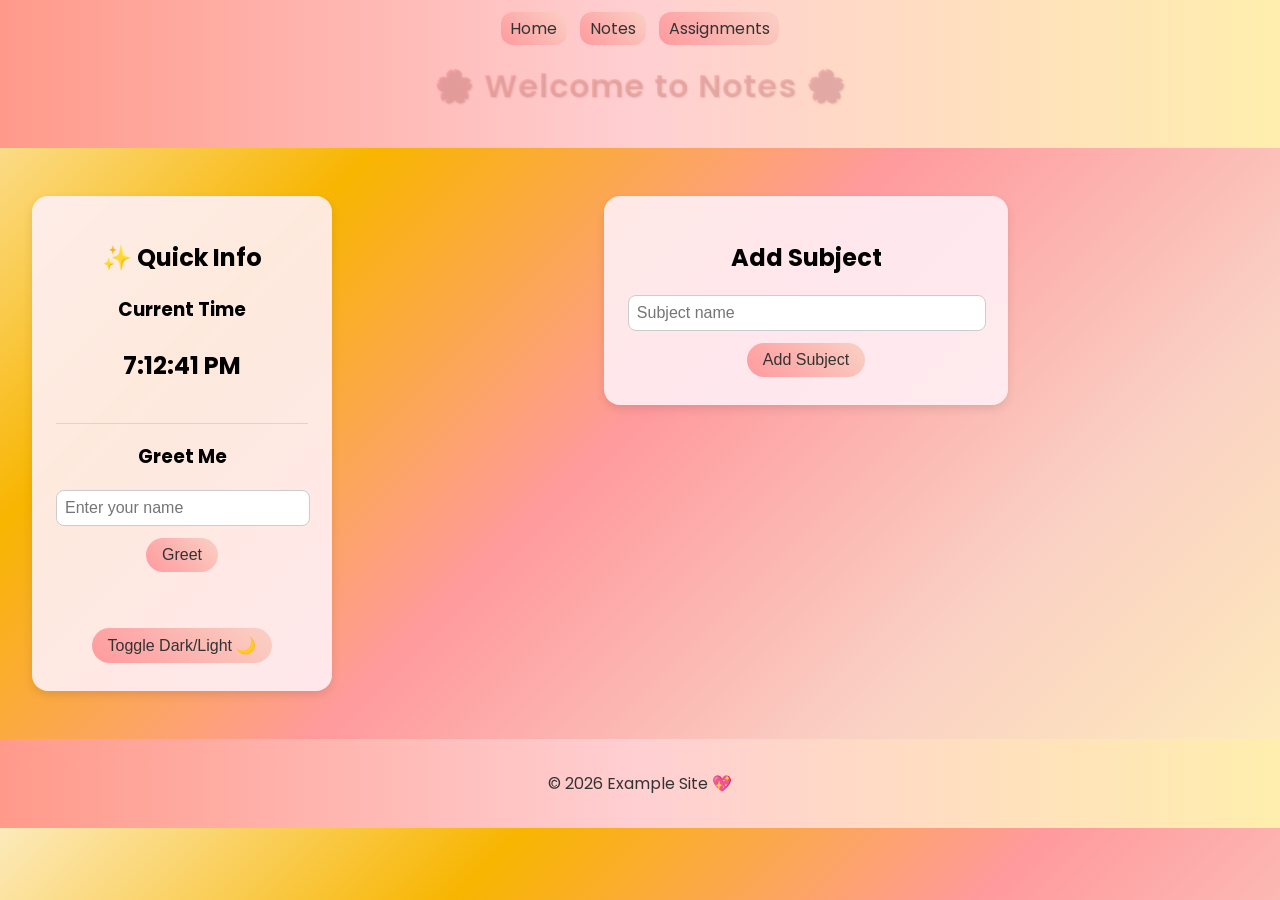
<file: achuivc/index.html>
<!DOCTYPE html>
<html lang="en">
<head>
    <meta charset="UTF-8">
    <meta http-equiv="X-UA-Compatible" content="IE=edge">
    <meta name="viewport" content="width=device-width, initial-scale=1.0">
    <title>Cute & Aesthetic Page</title>
    <!-- Google font for a soft look -->
    <link rel="preconnect" href="https://fonts.googleapis.com">
    <link rel="preconnect" href="https://fonts.gstatic.com" crossorigin>
    <link href="https://fonts.googleapis.com/css2?family=Poppins:wght@300;400;600&display=swap" rel="stylesheet">
    <link rel="stylesheet" href="style.css">
</head>
<body>
    <div id="confetti-container"></div>
    <header>
        <nav class="main-nav">
            <a href="index.html">Home</a>
            <a href="notes.html">Notes</a>
            <a href="assignments.html">Assignments</a>
        </nav>
        <h1 class="cute-title">🌸 Welcome to Notes 🌸</h1>
    </header>
    <main>
        <div class="home-grid">
            <section class="card side-card">
                <h2>✨ Quick Info</h2>
                <div>
                    <h3>Current Time</h3>
                    <p id="clock">--:--:--</p>
                </div>
                <div>
                    <h3>Greet Me</h3>
                    <input type="text" id="nameInput" placeholder="Enter your name">
                    <button id="greetButton">Greet</button>
                    <p id="greetingText"></p>
                </div>
                <button id="themeButton">Toggle Dark/Light 🌙</button>
            </section>

            <section class="main-content">
                <section class="card">
                    <h2>Add Subject</h2>
                    <input type="text" id="subjectInput" placeholder="Subject name">
                    <button id="addSubjectButton">Add Subject</button>
                </section>

                <div id="notesContainer"></div>
            </section>
        </div>
    </main>
    <footer>
        <p>&copy; 2026 Example Site <span>💖</span></p>
    </footer>
    <script src="script.js"></script>
</body>
</html>
</file>
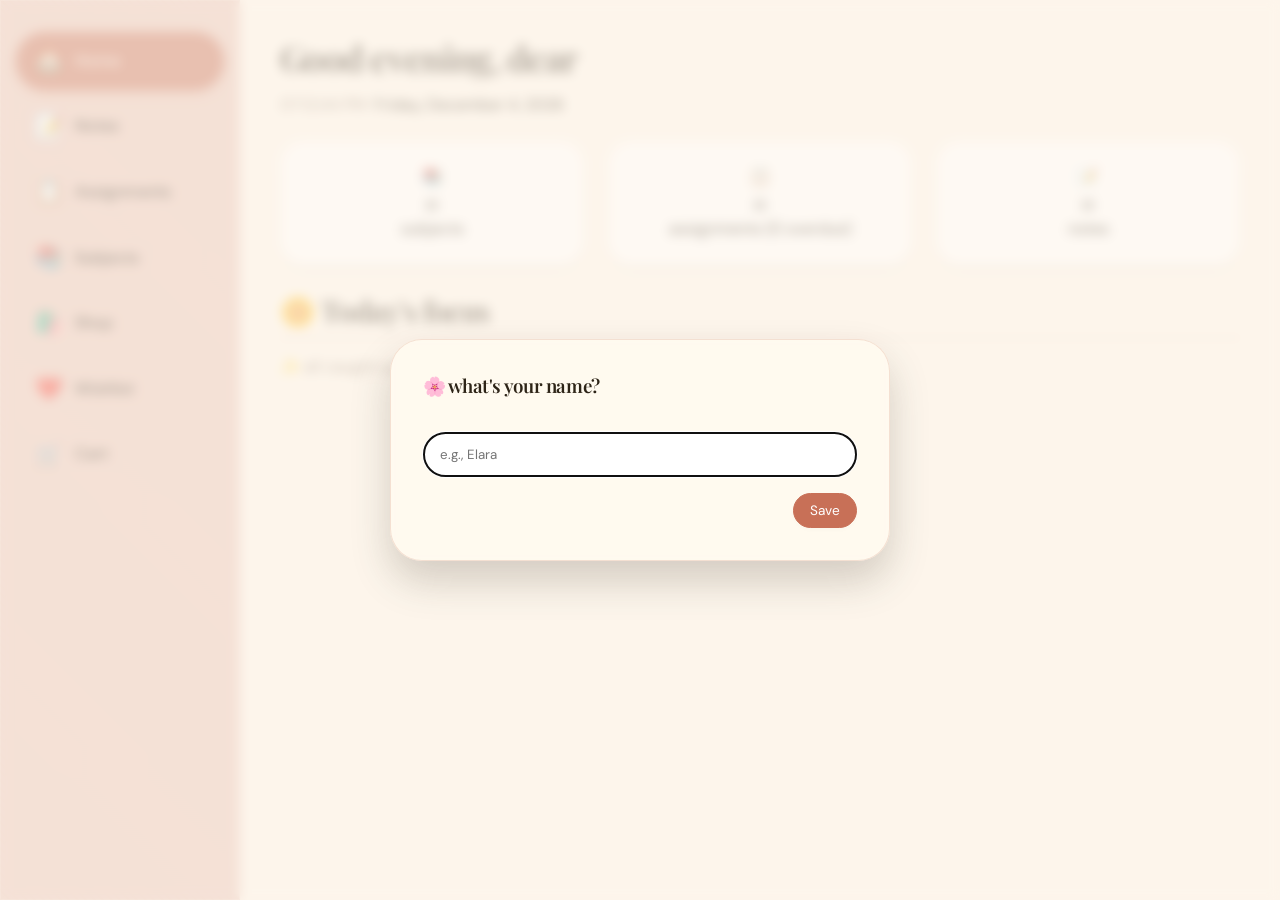
<file: ivcproj.html>
<!DOCTYPE html>
<html lang="en">
<head>
  <meta charset="UTF-8">
  <meta name="viewport" content="width=device-width, initial-scale=1.0">
  <title>Notes collector + Stationery Shop</title>
  <link rel="preconnect" href="https://fonts.googleapis.com">
  <link rel="preconnect" href="https://fonts.gstatic.com" crossorigin>
  <link href="https://fonts.googleapis.com/css2?family=DM+Mono&family=DM+Sans:opsz@9..40&family=Playfair+Display:wght@400;600&display=swap" rel="stylesheet">
  <style>
    /* ========== ORIGINAL STYLES (unchanged) ========== */
    * {
      margin: 0;
      padding: 0;
      box-sizing: border-box;
    }

    body {
      font-family: 'DM Sans', sans-serif;
      background-color: #FDF6EC;
      color: #2D2417;
      line-height: 1.5;
      min-height: 100vh;
    }

    .app-container {
      display: flex;
      min-height: 100vh;
      position: relative;
    }

    .sidebar {
      width: 240px;
      background-color: #E8C4B8;
      padding: 2rem 1rem;
      box-shadow: inset 0 0 0 1px rgba(255, 250, 240, 0.3);
      background-image: repeating-linear-gradient(45deg, rgba(200, 120, 90, 0.05) 0px, rgba(200, 120, 90, 0.05) 2px, transparent 2px, transparent 6px);
      position: sticky;
      top: 0;
      height: 100vh;
      display: flex;
      flex-direction: column;
      transition: all 0.2s ease;
    }

    .sidebar nav {
      flex: 1;
      display: flex;
      flex-direction: column;
      gap: 0.5rem;
    }

    .nav-item {
      display: flex;
      align-items: center;
      gap: 12px;
      padding: 0.75rem 1.2rem;
      border-radius: 40px;
      font-weight: 500;
      color: #2D2417;
      cursor: pointer;
      transition: background 0.2s, transform 0.1s;
      background: transparent;
    }

    .nav-item:hover {
      background: rgba(200, 120, 90, 0.15);
    }

    .nav-item.active {
      background: #C87057;
      color: #FDF6EC;
      box-shadow: 0 4px 8px rgba(200, 120, 90, 0.3);
    }

    .nav-item span:first-child { font-size: 1.4rem; }

    .main-content {
      flex: 1;
      padding: 2rem 2.5rem;
      overflow-y: auto;
      background: #FDF6EC;
      position: relative;
    }

    .page {
      display: none;
      animation: fadeUp 0.3s ease;
    }

    .page.active-page {
      display: block;
    }

    @keyframes fadeUp {
      0% { opacity: 0; transform: translateY(6px); }
      100% { opacity: 1; transform: translateY(0); }
    }

    h1, h2, h3 {
      font-family: 'Playfair Display', serif;
      font-weight: 600;
      letter-spacing: -0.02em;
    }

    h1 { font-size: 2.2rem; margin-bottom: 0.5rem; }
    h2 { font-size: 1.8rem; margin: 1.5rem 0 1rem; border-bottom: 2px dashed #E8C4B8; padding-bottom: 0.3rem;}

    .stats-grid, .subjects-grid {
      display: grid;
      grid-template-columns: repeat(auto-fit, minmax(150px, 1fr));
      gap: 1.5rem;
      margin: 1.5rem 0;
    }

    .stat-card {
      background: white;
      padding: 1.5rem 1rem;
      border-radius: 24px;
      box-shadow: 0 8px 18px -8px rgba(0,0,0,0.08), 0 0 0 1px rgba(232,196,184,0.3);
      text-align: center;
      transition: all 0.2s;
    }

    .stat-card:hover { transform: translateY(-4px); box-shadow: 0 16px 24px -10px rgba(200,120,90,0.2);}

    .notes-grid {
      column-count: 3;
      column-gap: 1.5rem;
      margin-top: 1.5rem;
    }

    .note-card {
      background: white;
      border-radius: 24px;
      padding: 1.2rem 1.2rem 1rem;
      margin-bottom: 1.5rem;
      break-inside: avoid;
      box-shadow: 0 4px 12px rgba(0,0,0,0.04), 0 0 0 1px #f0e2d8;
      transition: 0.15s;
      border-left: 6px solid #8FAF8F;
    }

    .note-card:hover { box-shadow: 0 12px 24px -12px #C87057; transform: scale(1.01); }

    .note-title { font-weight: 600; font-size: 1.3rem; font-family: 'Playfair Display', serif; }
    .note-preview { color: #8C7B6E; margin: 0.5rem 0; font-size: 0.95rem; }
    .note-meta { font-size: 0.8rem; display: flex; justify-content: space-between; margin-top: 0.8rem;}
    .assignment-badge { 
      background: #E8C4B8; 
      color: #2D2417; 
      font-size: 0.7rem;
      padding: 0.2rem 0.5rem;
      border-radius: 20px;
      display: inline-block;
      margin-top: 0.3rem;
    }

    .assignment-group { margin: 1.8rem 0; }
    .assignment-item {
      background: white;
      border-radius: 18px;
      padding: 1rem 1.5rem;
      margin-bottom: 0.8rem;
      display: flex;
      flex-wrap: wrap;
      align-items: center;
      gap: 0.8rem;
      box-shadow: 0 2px 6px rgba(0,0,0,0.02);
    }
    .badge {
      padding: 0.2rem 1rem;
      border-radius: 40px;
      font-size: 0.8rem;
      font-weight: 500;
    }
    .priority-high { background: #f9d6d0; color: #a13e2f; }
    .priority-medium { background: #f9e3c0; color: #9e6f32; }
    .priority-low { background: #dae8da; color: #3f6b3f; }
    .subject-badge { background: #E8C4B8; color: #2D2417; }
    .completed-badge { background: #8FAF8F; color: white; }

    .btn {
      background: white;
      border: 1px solid #E8C4B8;
      padding: 0.5rem 1rem;
      border-radius: 40px;
      font-family: 'DM Sans', sans-serif;
      cursor: pointer;
      transition: 0.15s;
      font-size: 0.85rem;
      box-shadow: 0 2px 4px rgba(0,0,0,0.02);
    }
    .btn-primary {
      background: #C87057;
      border-color: #C87057;
      color: white;
    }
    .btn-primary:hover { background: #b15d44; transform: scale(0.98);}
    .btn-outline:hover { background: #f5e0d8; }
    .btn-small {
      padding: 0.2rem 0.8rem;
      font-size: 0.8rem;
    }
    .btn-danger {
      background: #f9d6d0;
      border-color: #a13e2f;
      color: #a13e2f;
    }
    .btn-danger:hover { background: #f5c0b8; }

    .modal-overlay {
      position: fixed;
      top: 0; left: 0; width: 100%; height: 100%;
      background: rgba(253, 246, 236, 0.6);
      backdrop-filter: blur(6px);
      display: none;
      align-items: center;
      justify-content: center;
      z-index: 1000;
    }
    .modal {
      background: rgba(255, 250, 240, 0.95);
      backdrop-filter: blur(4px);
      border-radius: 32px;
      padding: 2rem;
      width: 90%;
      max-width: 500px;
      box-shadow: 0 20px 40px rgba(45,36,23,0.2);
      border: 1px solid rgba(200,120,90,0.2);
    }
    .modal h3 { margin-bottom: 1.5rem; }
    .modal input, .modal textarea, .modal select {
      width: 100%;
      padding: 0.8rem 1rem;
      margin: 0.5rem 0 1rem;
      border: 1px solid #E8C4B8;
      border-radius: 30px;
      background: white;
      font-family: 'DM Sans', sans-serif;
    }

    @media (max-width: 768px) {
      .app-container { flex-direction: column; }
      .sidebar {
        width: 100%;
        height: auto;
        position: fixed;
        bottom: 0;
        top: auto;
        flex-direction: row;
        padding: 0.5rem;
        justify-content: space-around;
        z-index: 100;
        box-shadow: 0 -2px 12px rgba(0,0,0,0.05);
      }
      .sidebar nav { flex-direction: row; }
      .main-content { margin-bottom: 70px; padding: 1rem; }
      .notes-grid { column-count: 2; }
    }

    .flex { display: flex; gap: 0.8rem; align-items: center; }
    .flex-wrap { flex-wrap: wrap; }
    .mt-2 { margin-top: 2rem; }
    .text-muted { color: #8C7B6E; }
    .pill { border-radius: 40px; }
    .small-note { font-size: 0.8rem; }
    .mb-1 { margin-bottom: 0.5rem; }
    .ml-auto { margin-left: auto; }

    /* ========== ADDITIONAL STYLES FOR SHOPPING PAGES ========== */
    .products-grid {
      display: grid;
      grid-template-columns: repeat(auto-fit, minmax(170px, 1fr));
      gap: 1.5rem;
      margin: 1.5rem 0;
    }
    .product-card {
      background: white;
      border-radius: 28px;
      padding: 1.2rem 1rem;
      box-shadow: 0 8px 18px -8px rgba(0,0,0,0.08), 0 0 0 1px rgba(232,196,184,0.3);
      text-align: center;
      transition: all 0.2s;
    }
    .product-card:hover { transform: translateY(-5px); box-shadow: 0 16px 24px -12px #C87057; }
    .price { font-weight: 700; font-size: 1.4rem; color: #C87057; margin: 0.5rem 0; }
    .cart-item, .wishlist-item {
      background: white;
      border-radius: 20px;
      padding: 1rem;
      margin-bottom: 1rem;
      display: flex;
      flex-wrap: wrap;
      align-items: center;
      justify-content: space-between;
      box-shadow: 0 2px 6px rgba(0,0,0,0.05);
    }
    .quantity-control { display: inline-flex; gap: 0.4rem; align-items: center; background: #f9efe8; border-radius: 40px; padding: 0.2rem 0.6rem; }
    .payment-summary { background: #fff5ef; border-radius: 28px; padding: 1.5rem; margin: 1rem 0; }
    .total-price { font-size: 1.6rem; font-weight: bold; color: #2D2417; }
    .payment-option {
      margin: 1rem 0;
      padding: 0.5rem;
      border: 1px solid #E8C4B8;
      border-radius: 20px;
      background: white;
    }
    .payment-option label {
      margin-left: 0.5rem;
      font-weight: 500;
    }
    .payment-details {
      margin-top: 0.8rem;
      padding-left: 1.8rem;
    }
  </style>
</head>
<body>
<div class="app-container">
  <!-- SIDEBAR (original items + new shopping items) -->
  <aside class="sidebar">
    <nav id="sidebar-nav">
      <div class="nav-item active" data-page="home"><span>🏠</span> <span>Home</span></div>
      <div class="nav-item" data-page="notes"><span>📝</span> <span>Notes</span></div>
      <div class="nav-item" data-page="assignments"><span>📋</span> <span>Assignments</span></div>
      <div class="nav-item" data-page="subjects"><span>📚</span> <span>Subjects</span></div>
      <!-- new shopping navigation -->
      <div class="nav-item" data-page="shop"><span>🛍️</span> <span>Shop</span></div>
      <div class="nav-item" data-page="wishlist"><span>❤️</span> <span>Wishlist</span></div>
      <div class="nav-item" data-page="cart"><span>🛒</span> <span>Cart</span></div>
    </nav>
  </aside>

  <main class="main-content">
    <!-- ORIGINAL PAGES (unchanged) -->
    <div id="home-page" class="page active-page">
      <h1 id="greeting">Good afternoon, </h1>
      <div class="flex" style="gap:0.5rem;"><span class="text-muted" id="live-clock"></span> <span id="full-date"></span></div>
      <div class="stats-grid" id="home-stats"></div>
      <h2>🌼 Today's focus</h2>
      <div id="today-focus-list"></div>
    </div>

    <div id="notes-page" class="page">
      <div class="flex" style="justify-content: space-between;">
        <h2>📝 Notes</h2>
        <button class="btn btn-primary" id="new-note-btn">+ New note</button>
      </div>
      <div class="flex" style="margin: 1rem 0;">
        <label>Filter by subject:</label>
        <select id="note-filter-subject" style="border-radius: 40px; padding:0.4rem 1rem;"></select>
      </div>
      <div class="notes-grid" id="notes-container"></div>
    </div>

    <div id="assignments-page" class="page">
      <div class="flex" style="justify-content: space-between;">
        <h2>📋 Assignments</h2>
        <button class="btn btn-primary" id="new-assignment-btn">+ New assignment</button>
      </div>
      
      <div id="assignment-notes-panel" style="background: #fff2e9; border-radius: 24px; padding:1rem; margin-bottom:1.5rem; display: none;">
        <div class="flex" style="justify-content: space-between;">
          <h4 id="selected-assignment-title" style="font-family: 'Playfair Display';">📎 Assignment Notes</h4>
          <button class="btn btn-small" id="close-notes-panel">✕</button>
        </div>
        <div id="assignment-notes-list" style="margin: 0.8rem 0;"></div>
        <button class="btn btn-primary btn-small" id="add-note-to-assignment">+ Add note to this assignment</button>
      </div>
      
      <div id="assignments-groups"></div>
    </div>

    <div id="subjects-page" class="page">
      <div class="flex" style="justify-content: space-between;">
        <h2>📚 Subjects</h2>
        <button class="btn btn-primary" id="new-subject-btn">+ New subject</button>
      </div>
      <div class="subjects-grid" id="subjects-container"></div>
      <div id="subject-detail" style="margin-top:2rem; display:none;"></div>
    </div>

    <!-- NEW SHOPPING PAGES -->
    <div id="shop-page" class="page">
      <div class="flex" style="justify-content: space-between;">
        <h2>🛍️ Stationery for notes</h2>
        <span class="text-muted">✨ add to cart or wishlist</span>
      </div>
      <div class="products-grid" id="products-container"></div>
    </div>

    <div id="wishlist-page" class="page">
      <div class="flex" style="justify-content: space-between;">
        <h2>❤️ My Wishlist</h2>
        <button class="btn btn-outline" id="clear-wishlist-btn">Clear all</button>
      </div>
      <div id="wishlist-container"></div>
    </div>

    <div id="cart-page" class="page">
      <div class="flex" style="justify-content: space-between;">
        <h2>🛒 Shopping cart</h2>
        <button class="btn btn-outline" id="clear-cart-btn">Empty cart</button>
      </div>
      <div id="cart-container"></div>
      <div class="flex" style="justify-content: space-between; margin-top: 2rem;" id="cart-footer" style="display: none;">
        <div><span class="total-price" id="cart-total">₹0.00</span></div>
        <button class="btn btn-primary" id="proceed-to-payment">💳 Proceed to payment</button>
      </div>
    </div>

    <!-- PAYMENT PAGE (enhanced with UPI and COD) -->
    <div id="payment-page" class="page">
      <button class="btn btn-outline btn-small" id="back-to-cart-from-payment">← Back to cart</button>
      <h2>💸 Payment checkout</h2>
      <div id="payment-summary" class="payment-summary"></div>
      
      <div style="background:white; border-radius:28px; padding:1.5rem; margin-top:1rem;">
        <h3>Select payment method</h3>
        
        <!-- Payment method options -->
        <div class="payment-option">
          <input type="radio" name="paymentMethod" id="method-card" value="card" checked>
          <label for="method-card">💳 Credit/Debit Card</label>
          <div id="card-details" class="payment-details">
            <input type="text" id="card-name" placeholder="Name on card" style="width:100%; padding:0.7rem; margin:0.5rem 0; border-radius:40px; border:1px solid #E8C4B8;">
            <input type="text" id="card-number" placeholder="4242 4242 4242 4242" style="width:100%; padding:0.7rem; margin:0.5rem 0; border-radius:40px; border:1px solid #E8C4B8;">
            <div class="flex">
              <input type="text" id="card-expiry" placeholder="MM/YY" style="flex:1; padding:0.7rem; border-radius:40px; border:1px solid #E8C4B8;">
              <input type="text" id="card-cvv" placeholder="CVV" style="flex:1; padding:0.7rem; border-radius:40px; border:1px solid #E8C4B8;">
            </div>
          </div>
        </div>

        <div class="payment-option">
          <input type="radio" name="paymentMethod" id="method-upi" value="upi">
          <label for="method-upi">📱 UPI (Google Pay, PhonePe, etc.)</label>
          <div id="upi-details" class="payment-details" style="display: none;">
            <input type="text" id="upi-id" placeholder="Enter UPI ID (e.g., name@okhdfcbank)" style="width:100%; padding:0.7rem; border-radius:40px; border:1px solid #E8C4B8;">
          </div>
        </div>

        <div class="payment-option">
          <input type="radio" name="paymentMethod" id="method-cod" value="cod">
          <label for="method-cod">🚚 Cash on Delivery</label>
          <div id="cod-details" class="payment-details" style="display: none;">
            <p class="text-muted small-note">Pay in cash when your order arrives. No additional charges.</p>
          </div>
        </div>

        <button class="btn btn-primary" id="confirm-payment-btn" style="width:100%; margin-top:1rem;">✓ Place order</button>
      </div>
    </div>
  </main>
</div>

<!-- MODALS (unchanged) -->
<div class="modal-overlay" id="name-modal">
  <div class="modal">
    <h3>🌸 what's your name?</h3>
    <input type="text" id="student-name-input" placeholder="e.g., Elara" autofocus>
    <div class="flex" style="justify-content: flex-end;">
      <button class="btn btn-primary" id="save-name-btn">Save</button>
    </div>
  </div>
</div>

<div class="modal-overlay" id="note-modal">
  <div class="modal">
    <h3 id="note-modal-title">New note</h3>
    <input type="text" id="note-title" placeholder="Title"><br>
    <textarea id="note-body" placeholder="Write your thoughts..." rows="3"></textarea>
    <select id="note-subject"><option value="">No subject</option></select>
    <select id="note-assignment" style="display: none;"><option value="">No assignment</option></select>
    <label>Color tag:</label>
    <select id="note-color">
      <option value="#FFE4E1">Misty rose</option>
      <option value="#E6E6FA">Lavender</option>
      <option value="#F0E68C">Khaki</option>
      <option value="#D8BFD8">Thistle</option>
      <option value="#CAE9D5">Sage</option>
      <option value="#FBC4C4">Soft peach</option>
    </select>
    <input type="hidden" id="note-id">
    <input type="hidden" id="note-assignment-id">
    <div class="flex" style="justify-content: flex-end;">
      <button class="btn btn-primary" id="save-note">Save note</button>
      <button class="btn" id="close-note-modal">Cancel</button>
    </div>
  </div>
</div>

<div class="modal-overlay" id="assignment-modal">
  <div class="modal">
    <h3 id="assignment-modal-title">New assignment</h3>
    <input type="text" id="assignment-title" placeholder="Title">
    <select id="assignment-subject"></select>
    <input type="date" id="assignment-duedate">
    <select id="assignment-priority">
      <option value="High">High</option>
      <option value="Medium">Medium</option>
      <option value="Low">Low</option>
    </select>
    <textarea id="assignment-desc" placeholder="description (optional)"></textarea>
    <input type="hidden" id="assignment-id">
    <div class="flex" style="justify-content: flex-end;">
      <button class="btn btn-primary" id="save-assignment">Save</button>
      <button class="btn" id="close-assignment-modal">Cancel</button>
    </div>
  </div>
</div>

<div class="modal-overlay" id="subject-modal">
  <div class="modal">
    <h3>New subject</h3>
    <input type="text" id="subject-name" placeholder="Subject name">
    <select id="subject-color">
      <option value="#FFE4E1">Misty rose</option>
      <option value="#E6E6FA">Lavender</option>
      <option value="#F0E68C">Khaki</option>
      <option value="#CAE9D5">Sage</option>
    </select>
    <input type="text" id="subject-emoji" placeholder="emoji (e.g. 📐)" value="📘">
    <input type="hidden" id="subject-id">
    <div class="flex" style="justify-content: flex-end;">
      <button class="btn btn-primary" id="save-subject">Save</button>
      <button class="btn" id="close-subject-modal">Cancel</button>
    </div>
  </div>
</div>

<script>
  (function() {
    // ========== ORIGINAL CODE (unchanged) ==========
    let studentName = localStorage.getItem('studentName') || '';
    let subjects = JSON.parse(localStorage.getItem('subjects')) || [];
    let notes = JSON.parse(localStorage.getItem('notes')) || [];
    let assignments = JSON.parse(localStorage.getItem('assignments')) || [];

    let currentAssignmentId = null;

    function saveAll() {
      localStorage.setItem('studentName', studentName);
      localStorage.setItem('subjects', JSON.stringify(subjects));
      localStorage.setItem('notes', JSON.stringify(notes));
      localStorage.setItem('assignments', JSON.stringify(assignments));
    }

    function generateId() { return Date.now() + '-' + Math.random().toString(36).substr(2, 6); }

    function getSubjectName(id) {
      if (!id) return '';
      const sub = subjects.find(s => s.id === id);
      return sub ? sub.name : '';
    }

    function getAssignmentTitle(id) {
      if (!id) return '';
      const ass = assignments.find(a => a.id === id);
      return ass ? ass.title : '';
    }

    function formatDue(dueDate, completed) {
      if (completed) return 'completed';
      const today = new Date(); today.setHours(0,0,0,0);
      const due = new Date(dueDate); due.setHours(0,0,0,0);
      const diff = Math.ceil((due - today) / (1000*60*60*24));
      if (diff < 0) return `overdue by ${-diff} d`;
      if (diff === 0) return 'due today';
      if (diff <= 3) return `due in ${diff} d`;
      return `due ${due.toLocaleDateString()}`;
    }

    function updateClock() {
      const now = new Date();
      document.getElementById('live-clock').innerText = now.toLocaleTimeString([], {hour:'2-digit', minute:'2-digit', second:'2-digit'});
      document.getElementById('full-date').innerText = now.toLocaleDateString('en-US', { weekday:'long', year:'numeric', month:'long', day:'numeric' });
    }
    setInterval(updateClock, 1000);

    function updateGreeting() {
      const hour = new Date().getHours();
      let timeGreet = 'morning';
      if (hour >= 12 && hour < 17) timeGreet = 'afternoon';
      else if (hour >= 17) timeGreet = 'evening';
      document.getElementById('greeting').innerText = `Good ${timeGreet}, ${studentName || 'dear'} `;
    }

    function renderHome() {
      const totalSubjects = subjects.length;
      const totalAssignments = assignments.length;
      const overdueCount = assignments.filter(a => !a.completed && new Date(a.dueDate) < new Date()).length;
      const totalNotes = notes.length;
      document.getElementById('home-stats').innerHTML = `
        <div class="stat-card"><span>📚</span><h3>${totalSubjects}</h3><div>subjects</div></div>
        <div class="stat-card"><span>📋</span><h3>${totalAssignments}</h3><div>assignments (${overdueCount} overdue)</div></div>
        <div class="stat-card"><span>📝</span><h3>${totalNotes}</h3><div>notes</div></div>
      `;

      const today = new Date().toISOString().split('T')[0];
      const focus = assignments.filter(a => !a.completed && (a.dueDate === today || new Date(a.dueDate) < new Date()));
      const html = focus.length ? focus.map(a => `<div class="assignment-item"><b>${a.title}</b> (${getSubjectName(a.subjectId)}) – ${formatDue(a.dueDate, false)}</div>`).join('') : '<p class="text-muted">✨ all caught up! nothing due.</p>';
      document.getElementById('today-focus-list').innerHTML = html;
    }

    function renderNotes() {
      const filterSubj = document.getElementById('note-filter-subject').value;
      let filtered = notes;
      if (filterSubj) filtered = notes.filter(n => n.subjectId === filterSubj);

      const container = document.getElementById('notes-container');
      container.innerHTML = filtered.map(n => {
        const subName = getSubjectName(n.subjectId);
        const assTitle = getAssignmentTitle(n.assignmentId);
        return `<div class="note-card" style="border-left-color: ${n.color || '#8FAF8F'}" data-id="${n.id}">
          <div class="note-title">${n.title}</div>
          <div class="note-preview">${n.body.substring(0, 80)}${n.body.length>80?'…':''}</div>
          ${assTitle ? `<div class="assignment-badge">📋 ${assTitle}</div>` : ''}
          <div class="note-meta">
            <span>${subName ? '📌 '+subName : ''}</span>
            <span>📅 ${new Date(n.createdAt).toLocaleDateString()}</span>
          </div>
          <div class="flex" style="justify-content:flex-end; gap:0.3rem; margin-top:0.5rem;">
            <button class="btn edit-note" data-id="${n.id}">✎ edit</button>
            <button class="btn delete-note" data-id="${n.id}">🗑️</button>
          </div>
        </div>`;
      }).join('') || '<p class="text-muted">no notes yet. start writing ✍️</p>';
    }

    function renderAssignments() {
      const groups = { overdue: [], soon: [], upcoming: [], completed: [] };
      const today = new Date(); today.setHours(0,0,0,0);
      assignments.forEach(a => {
        if (a.completed) { 
          groups.completed.push(a); 
          return; 
        }
        const due = new Date(a.dueDate); due.setHours(0,0,0,0);
        const diff = Math.ceil((due - today) / (86400000));
        if (diff < 0) groups.overdue.push(a);
        else if (diff <= 3) groups.soon.push(a);
        else groups.upcoming.push(a);
      });

      const renderGroup = (title, list) => list.map(a => {
        const noteCount = notes.filter(n => n.assignmentId === a.id).length;
        return `<div class="assignment-item" data-id="${a.id}">
          <div style="flex:2"><b>${a.title}</b> <span class="badge subject-badge">${getSubjectName(a.subjectId)}</span></div>
          <span class="badge priority-${a.priority.toLowerCase()}">${a.priority}</span>
          <span>${formatDue(a.dueDate, a.completed)}</span>
          <div class="flex">
            <button class="btn ${a.completed ? 'btn-outline' : 'btn-primary'} toggle-complete" data-id="${a.id}">
              ${a.completed ? '↩️ Undo' : '✓ Complete'}
            </button>
            <button class="btn show-notes-panel" data-id="${a.id}">
              📎 ${noteCount > 0 ? noteCount : ''}
            </button>
            <button class="btn btn-danger delete-assignment" data-id="${a.id}">🗑️</button>
          </div>
        </div>`;
      }).join('');

      document.getElementById('assignments-groups').innerHTML = `
        <div class="assignment-group"><h3>⏰ Overdue</h3>${renderGroup('', groups.overdue) || '<p class="text-muted">none</p>'}</div>
        <div class="assignment-group"><h3>📅 Due soon</h3>${renderGroup('', groups.soon) || '<p class="text-muted">none</p>'}</div>
        <div class="assignment-group"><h3>📌 Upcoming</h3>${renderGroup('', groups.upcoming) || '<p class="text-muted">none</p>'}</div>
        <div class="assignment-group"><h3>✅ Completed</h3>${renderGroup('', groups.completed) || '<p class="text-muted">none</p>'}</div>
      `;
    }

    function renderSubjects() {
      const container = document.getElementById('subjects-container');
      container.innerHTML = subjects.map(s => {
        const noteCount = notes.filter(n => n.subjectId === s.id).length;
        const pendingAssignments = assignments.filter(a => !a.completed && a.subjectId === s.id).length;
        return `<div class="stat-card subject-card" data-id="${s.id}" style="border-left: 6px solid ${s.color};">
          <div style="font-size:2rem;">${s.emoji || '📚'}</div>
          <h3>${s.name}</h3>
          <div class="text-muted">notes: ${noteCount} · pending: ${pendingAssignments}</div>
          <button class="btn delete-subject" data-id="${s.id}">🗑️ Delete</button>
        </div>`;
      }).join('') || '<p>no subjects yet. create one!</p>';
    }

    function renderAssignmentNotesPanel(assignmentId) {
      const panel = document.getElementById('assignment-notes-panel');
      const notesList = document.getElementById('assignment-notes-list');
      const assignment = assignments.find(a => a.id === assignmentId);
      
      if (!assignment) return;
      
      currentAssignmentId = assignmentId;
      document.getElementById('selected-assignment-title').innerHTML = `📎 Notes for: ${assignment.title}`;
      
      const linkedNotes = notes.filter(n => n.assignmentId === assignmentId);
      
      if (linkedNotes.length === 0) {
        notesList.innerHTML = '<p class="text-muted">No notes linked to this assignment yet.</p>';
      } else {
        notesList.innerHTML = linkedNotes.map(n => `
          <div class="flex" style="justify-content:space-between; margin-bottom:0.5rem; padding:0.5rem; background:white; border-radius:16px;">
            <div>
              <b>${n.title}</b><br>
              <small>${n.body.substring(0, 50)}${n.body.length>50?'…':''}</small>
            </div>
            <button class="btn btn-small view-note" data-id="${n.id}">👁️ View</button>
          </div>
        `).join('');
      }
      
      panel.style.display = 'block';
    }

    function refreshUI() {
      updateGreeting();
      renderHome();
      renderNotes();
      renderAssignments();
      renderSubjects();
      
      let subOpts = '<option value="">All subjects</option>' + subjects.map(s => `<option value="${s.id}">${s.name}</option>`).join('');
      document.getElementById('note-filter-subject').innerHTML = subOpts;
      document.getElementById('note-subject').innerHTML = '<option value="">No subject</option>' + subjects.map(s => `<option value="${s.id}">${s.name}</option>`).join('');
      
      let assignmentOpts = '<option value="">No assignment</option>' + assignments.map(a => `<option value="${a.id}">${a.title}</option>`).join('');
      document.getElementById('note-assignment').innerHTML = assignmentOpts;
      
      document.getElementById('assignment-subject').innerHTML = subjects.map(s => `<option value="${s.id}">${s.name}</option>`).join('');
      
      if (currentAssignmentId) {
        const assignment = assignments.find(a => a.id === currentAssignmentId);
        if (assignment) {
          renderAssignmentNotesPanel(currentAssignmentId);
        } else {
          document.getElementById('assignment-notes-panel').style.display = 'none';
          currentAssignmentId = null;
        }
      }
    }

    if (!studentName) {
      document.getElementById('name-modal').style.display = 'flex';
    }
    document.getElementById('save-name-btn').addEventListener('click', ()=>{
      const name = document.getElementById('student-name-input').value.trim();
      if (name) {
        studentName = name;
        localStorage.setItem('studentName', name);
        document.getElementById('name-modal').style.display = 'none';
        refreshUI();
      }
    });

    const navItems = document.querySelectorAll('.nav-item');
    const pages = document.querySelectorAll('.page');
    navItems.forEach(item => {
      item.addEventListener('click', () => {
        navItems.forEach(n => n.classList.remove('active'));
        item.classList.add('active');
        pages.forEach(p => p.classList.remove('active-page'));
        document.getElementById(`${item.dataset.page}-page`).classList.add('active-page');
      });
    });

    const noteModal = document.getElementById('note-modal');
    const assignmentModal = document.getElementById('assignment-modal');
    const subjectModal = document.getElementById('subject-modal');

    document.getElementById('new-note-btn').addEventListener('click', ()=>{
      document.getElementById('note-modal-title').innerText = 'New note';
      document.getElementById('note-id').value = '';
      document.getElementById('note-title').value = '';
      document.getElementById('note-body').value = '';
      document.getElementById('note-assignment-id').value = '';
      document.getElementById('note-assignment').style.display = 'block';
      noteModal.style.display = 'flex';
    });
    
    document.getElementById('close-note-modal').addEventListener('click', ()=> noteModal.style.display = 'none');

    document.getElementById('new-assignment-btn').addEventListener('click', ()=>{
      document.getElementById('assignment-modal-title').innerText = 'New assignment';
      document.getElementById('assignment-id').value = '';
      document.getElementById('assignment-title').value = '';
      document.getElementById('assignment-desc').value = '';
      assignmentModal.style.display = 'flex';
    });
    document.getElementById('close-assignment-modal').addEventListener('click', ()=> assignmentModal.style.display = 'none');

    document.getElementById('new-subject-btn').addEventListener('click', ()=>{
      document.getElementById('subject-id').value = '';
      document.getElementById('subject-name').value = '';
      subjectModal.style.display = 'flex';
    });
    document.getElementById('close-subject-modal').addEventListener('click', ()=> subjectModal.style.display = 'none');

    document.getElementById('close-notes-panel').addEventListener('click', ()=>{
      document.getElementById('assignment-notes-panel').style.display = 'none';
      currentAssignmentId = null;
    });

    document.getElementById('add-note-to-assignment').addEventListener('click', ()=>{
      if (!currentAssignmentId) return;
      
      document.getElementById('note-modal-title').innerText = 'New note for assignment';
      document.getElementById('note-id').value = '';
      document.getElementById('note-title').value = '';
      document.getElementById('note-body').value = '';
      document.getElementById('note-assignment-id').value = currentAssignmentId;
      document.getElementById('note-assignment').style.display = 'none';
      noteModal.style.display = 'flex';
    });

    document.getElementById('save-note').addEventListener('click', ()=>{
      const id = document.getElementById('note-id').value || generateId();
      const assignmentId = document.getElementById('note-assignment-id').value || 
                          (document.getElementById('note-assignment').style.display !== 'none' ? 
                           document.getElementById('note-assignment').value : null);
      
      const note = {
        id, 
        title: document.getElementById('note-title').value, 
        body: document.getElementById('note-body').value,
        subjectId: document.getElementById('note-subject').value || null,
        assignmentId: assignmentId || null,
        color: document.getElementById('note-color').value,
        createdAt: new Date().toISOString()
      };
      if (!note.title) return alert('title required');
      const existingIndex = notes.findIndex(n => n.id === id);
      if (existingIndex >= 0) notes[existingIndex] = note; else notes.push(note);
      saveAll(); refreshUI(); noteModal.style.display = 'none';
    });

    document.getElementById('save-assignment').addEventListener('click', ()=>{
      const id = document.getElementById('assignment-id').value || generateId();
      const assignment = {
        id, 
        title: document.getElementById('assignment-title').value,
        subjectId: document.getElementById('assignment-subject').value,
        dueDate: document.getElementById('assignment-duedate').value,
        priority: document.getElementById('assignment-priority').value,
        description: document.getElementById('assignment-desc').value,
        completed: false
      };
      if (!assignment.title || !assignment.dueDate) return alert('title and due date required');
      const existing = assignments.findIndex(a => a.id === id);
      if (existing >= 0) assignments[existing] = assignment; else assignments.push(assignment);
      saveAll(); refreshUI(); assignmentModal.style.display = 'none';
    });

    document.getElementById('save-subject').addEventListener('click', ()=>{
      const id = document.getElementById('subject-id').value || generateId();
      const subject = {
        id, 
        name: document.getElementById('subject-name').value,
        color: document.getElementById('subject-color').value,
        emoji: document.getElementById('subject-emoji').value
      };
      if (!subject.name) return alert('name required');
      const existing = subjects.findIndex(s => s.id === id);
      if (existing >= 0) subjects[existing] = subject; else subjects.push(subject);
      saveAll(); refreshUI(); subjectModal.style.display = 'none';
    });

    document.addEventListener('click', (e) => {
      if (e.target.classList.contains('delete-note')) {
        if (confirm('Delete note?')) {
          notes = notes.filter(n => n.id !== e.target.dataset.id);
          saveAll(); refreshUI();
        }
      }
      
      if (e.target.classList.contains('delete-assignment')) {
        if (confirm('Delete assignment? This will remove links from any notes.')) {
          const assignmentId = e.target.dataset.id;
          notes = notes.map(n => {
            if (n.assignmentId === assignmentId) {
              delete n.assignmentId;
            }
            return n;
          });
          assignments = assignments.filter(a => a.id !== assignmentId);
          saveAll(); refreshUI();
        }
      }
      
      if (e.target.classList.contains('toggle-complete')) {
        const a = assignments.find(as => as.id === e.target.dataset.id);
        if (a) { 
          a.completed = !a.completed; 
          a.completedAt = a.completed ? new Date().toISOString() : null; 
          saveAll(); refreshUI(); 
        }
      }
      
      if (e.target.classList.contains('delete-subject')) {
        if (confirm('Delete subject? (notes/assignments remain but unlinked)')) {
          subjects = subjects.filter(s => s.id !== e.target.dataset.id);
          saveAll(); refreshUI();
        }
      }
      
      if (e.target.classList.contains('show-notes-panel')) {
        const assignmentId = e.target.dataset.id;
        renderAssignmentNotesPanel(assignmentId);
      }
      
      if (e.target.classList.contains('view-note')) {
        const noteId = e.target.dataset.id;
        const note = notes.find(n => n.id === noteId);
        if (note) {
          alert(`📝 ${note.title}\n\n${note.body}`);
        }
      }
      
      if (e.target.classList.contains('edit-note')) {
        const noteId = e.target.dataset.id;
        const note = notes.find(n => n.id === noteId);
        if (note) {
          document.getElementById('note-modal-title').innerText = 'Edit note';
          document.getElementById('note-id').value = note.id;
          document.getElementById('note-title').value = note.title;
          document.getElementById('note-body').value = note.body;
          document.getElementById('note-subject').value = note.subjectId || '';
          document.getElementById('note-color').value = note.color || '#FFE4E1';
          document.getElementById('note-assignment-id').value = note.assignmentId || '';
          document.getElementById('note-assignment').style.display = 'block';
          document.getElementById('note-assignment').value = note.assignmentId || '';
          noteModal.style.display = 'flex';
        }
      }
    });

    refreshUI();
    updateClock();
    setInterval(updateClock, 1000);
  })();
</script>

<script>
  // ========== NEW SHOPPING MODULE (prices in INR, enhanced payment) ==========
  (function() {
    // Product catalog with INR prices (1 USD ≈ 83 INR, rounded)
    const PRODUCTS = [
      { id: "p1", name: "Hardcover Journal", price: 1245, emoji: "📓", description: "120gsm dotted paper, vegan leather" },
      { id: "p2", name: "Gel Pen Set (6pcs)", price: 1037, emoji: "✍️", description: "Smooth 0.5mm, pastel set" },
      { id: "p3", name: "Sticky Notes Cube", price: 497, emoji: "📌", description: "500 sheets, neon & pastel" },
      { id: "p4", name: "Pastel Highlighter Set", price: 829, emoji: "🖍️", description: "4 chisel tip, mild tones" },
      { id: "p5", name: "Index Cards (ruled)", price: 373, emoji: "🗂️", description: "100 pack, 3x5 inches" },
      { id: "p6", name: "Tape Trio", price: 580, emoji: "🎀", description: "Decorative for journaling" },
      { id: "p7", name: "Mechanical Pencil", price: 729, emoji: "✏️", description: "Auto-rotating lead" }
    ];

    let cart = JSON.parse(localStorage.getItem('study_cart')) || [];
    let wishlist = JSON.parse(localStorage.getItem('study_wishlist')) || [];

    function saveShopData() {
      localStorage.setItem('study_cart', JSON.stringify(cart));
      localStorage.setItem('study_wishlist', JSON.stringify(wishlist));
    }

    function syncCartWithProducts() {
      cart = cart.map(item => {
        const fresh = PRODUCTS.find(p => p.id === item.productId);
        if (fresh) return { ...item, productSnapshot: { ...fresh } };
        return item;
      });
      saveShopData();
    }

    function addToCart(product, quantity = 1) {
      const existing = cart.find(i => i.productId === product.id);
      if (existing) {
        existing.quantity += quantity;
      } else {
        cart.push({ productId: product.id, quantity: quantity, productSnapshot: { ...product } });
      }
      saveShopData();
      renderShoppingPages();
      alert(`🛍️ ${product.name} added to cart`);
    }

    function addToWishlist(product) {
      if (!wishlist.some(w => w.id === product.id)) {
        wishlist.push({ ...product });
        saveShopData();
        renderShoppingPages();
        alert(`❤️ ${product.name} saved to wishlist`);
      } else {
        alert("Already in wishlist ❤️");
      }
    }

    function removeFromWishlist(productId) {
      wishlist = wishlist.filter(w => w.id !== productId);
      saveShopData();
      renderShoppingPages();
    }

    function updateCartQuantity(productId, delta) {
      const idx = cart.findIndex(i => i.productId === productId);
      if (idx !== -1) {
        cart[idx].quantity += delta;
        if (cart[idx].quantity <= 0) cart.splice(idx, 1);
        saveShopData();
        renderShoppingPages();
      }
    }

    function clearCart() { cart = []; saveShopData(); renderShoppingPages(); }
    function clearWishlist() { wishlist = []; saveShopData(); renderShoppingPages(); }
    function getCartTotal() { return cart.reduce((sum, i) => sum + (i.productSnapshot.price * i.quantity), 0); }

    // Render functions for shopping pages
    function renderShop() {
      const container = document.getElementById('products-container');
      if (!container) return;
      container.innerHTML = PRODUCTS.map(p => `
        <div class="product-card">
          <div style="font-size:2.8rem;">${p.emoji}</div>
          <h3>${p.name}</h3>
          <div class="price">₹${p.price.toLocaleString('en-IN')}</div>
          <div class="text-muted small-note">${p.description}</div>
          <div class="flex" style="justify-content:center; margin-top:12px;">
            <button class="btn btn-primary btn-small add-to-cart-shop" data-id="${p.id}">🛒 Add to cart</button>
            <button class="btn btn-outline btn-small add-to-wishlist-shop" data-id="${p.id}">❤️ Wishlist</button>
          </div>
        </div>
      `).join('');
    }

    function renderWishlist() {
      const container = document.getElementById('wishlist-container');
      if (!container) return;
      if (!wishlist.length) { container.innerHTML = '<p class="text-muted">✨ Your wishlist is empty. Browse the shop!</p>'; return; }
      container.innerHTML = wishlist.map(item => `
        <div class="wishlist-item">
          <div><span style="font-size:1.5rem;">${item.emoji}</span> <strong>${item.name}</strong> <span class="text-muted">₹${item.price.toLocaleString('en-IN')}</span></div>
          <div class="flex">
            <button class="btn btn-primary btn-small move-to-cart-wish" data-id="${item.id}">🛒 Add to cart</button>
            <button class="btn btn-danger btn-small remove-wishlist" data-id="${item.id}">🗑️</button>
          </div>
        </div>
      `).join('');
    }

    function renderCart() {
      const container = document.getElementById('cart-container');
      const footer = document.getElementById('cart-footer');
      if (!container) return;
      if (!cart.length) { container.innerHTML = '<p class="text-muted">🛒 Your cart is empty.</p>'; if(footer) footer.style.display = 'none'; return; }
      if(footer) footer.style.display = 'flex';
      container.innerHTML = cart.map(item => {
        const p = item.productSnapshot;
        const itemTotal = p.price * item.quantity;
        return `
          <div class="cart-item">
            <div><span style="font-size:1.5rem;">${p.emoji}</span> <strong>${p.name}</strong><br><span class="text-muted">₹${p.price.toLocaleString('en-IN')} each</span></div>
            <div class="quantity-control">
              <button class="btn btn-small cart-qty-minus" data-id="${item.productId}">−</button>
              <span style="min-width: 32px; text-align:center;">${item.quantity}</span>
              <button class="btn btn-small cart-qty-plus" data-id="${item.productId}">+</button>
            </div>
            <div><strong>₹${itemTotal.toLocaleString('en-IN')}</strong></div>
            <button class="btn btn-small btn-outline remove-cart-item" data-id="${item.productId}">Remove</button>
          </div>
        `;
      }).join('');
      document.getElementById('cart-total').innerText = `₹${getCartTotal().toLocaleString('en-IN')}`;
    }

    function renderPaymentPage() {
      const summaryDiv = document.getElementById('payment-summary');
      if (!summaryDiv) return;
      const total = getCartTotal();
      if (cart.length === 0) {
        summaryDiv.innerHTML = `<p class="text-muted">Cart is empty. Please add items before payment.</p>`;
        const confirmBtn = document.getElementById('confirm-payment-btn');
        if (confirmBtn) confirmBtn.disabled = true;
      } else {
        const confirmBtn = document.getElementById('confirm-payment-btn');
        if (confirmBtn) confirmBtn.disabled = false;
        summaryDiv.innerHTML = `
          <h3>📋 Order summary</h3>
          ${cart.map(i => `<div class="flex" style="justify-content:space-between;"><span>${i.productSnapshot.name} x${i.quantity}</span><span>₹${(i.productSnapshot.price * i.quantity).toLocaleString('en-IN')}</span></div>`).join('')}
          <hr><div class="flex" style="justify-content:space-between;"><strong>Total</strong><strong class="total-price">₹${total.toLocaleString('en-IN')}</strong></div>
        `;
      }
    }

    function renderShoppingPages() {
      renderShop();
      renderWishlist();
      renderCart();
      const paymentPage = document.getElementById('payment-page');
      if (paymentPage && paymentPage.classList.contains('active-page')) renderPaymentPage();
    }

    // Show/hide payment method details
    function togglePaymentDetails() {
      const method = document.querySelector('input[name="paymentMethod"]:checked').value;
      document.getElementById('card-details').style.display = method === 'card' ? 'block' : 'none';
      document.getElementById('upi-details').style.display = method === 'upi' ? 'block' : 'none';
      document.getElementById('cod-details').style.display = method === 'cod' ? 'block' : 'none';
    }

    // Payment confirmation handler
    function handlePayment() {
      if (cart.length === 0) { alert("Cart empty, cannot checkout."); return; }
      const method = document.querySelector('input[name="paymentMethod"]:checked').value;
      let message = "";
      if (method === 'card') {
        const name = document.getElementById('card-name')?.value.trim();
        const cardNum = document.getElementById('card-number')?.value.trim();
        if (!name || !cardNum) { alert("Please fill card details."); return; }
        message = `Payment of ₹${getCartTotal().toLocaleString('en-IN')} via Card. Thank you, ${name}!`;
      } else if (method === 'upi') {
        const upiId = document.getElementById('upi-id')?.value.trim();
        if (!upiId) { alert("Please enter UPI ID."); return; }
        message = `Payment of ₹${getCartTotal().toLocaleString('en-IN')} via UPI (${upiId}). Check your UPI app to complete.`;
      } else if (method === 'cod') {
        message = `Order placed! ₹${getCartTotal().toLocaleString('en-IN')} to be paid on delivery.`;
      }
      alert(`✨ ${message}\n\nYour stationery will be shipped soon. ✨`);
      cart = [];
      saveShopData();
      renderShoppingPages();
      // go back to shop page
      const shopNav = document.querySelector('.nav-item[data-page="shop"]');
      if (shopNav) shopNav.click();
    }

    // Event listeners for shopping interactions
    document.body.addEventListener('click', (e) => {
      // Shop add to cart
      if (e.target.classList.contains('add-to-cart-shop')) {
        const pid = e.target.dataset.id;
        const product = PRODUCTS.find(p => p.id === pid);
        if (product) addToCart(product, 1);
      }
      // Shop add to wishlist
      if (e.target.classList.contains('add-to-wishlist-shop')) {
        const pid = e.target.dataset.id;
        const product = PRODUCTS.find(p => p.id === pid);
        if (product) addToWishlist(product);
      }
      // Wishlist: move to cart
      if (e.target.classList.contains('move-to-cart-wish')) {
        const pid = e.target.dataset.id;
        const product = wishlist.find(w => w.id === pid);
        if (product) { addToCart(product, 1); removeFromWishlist(pid); }
      }
      // Wishlist: remove
      if (e.target.classList.contains('remove-wishlist')) {
        const pid = e.target.dataset.id;
        if (confirm("Remove from wishlist?")) removeFromWishlist(pid);
      }
      // Cart quantity controls
      if (e.target.classList.contains('cart-qty-plus')) {
        const pid = e.target.dataset.id;
        updateCartQuantity(pid, 1);
      }
      if (e.target.classList.contains('cart-qty-minus')) {
        const pid = e.target.dataset.id;
        updateCartQuantity(pid, -1);
      }
      if (e.target.classList.contains('remove-cart-item')) {
        const pid = e.target.dataset.id;
        const idx = cart.findIndex(i => i.productId === pid);
        if (idx !== -1) { cart.splice(idx, 1); saveShopData(); renderShoppingPages(); }
      }
      if (e.target.id === 'clear-cart-btn') { if (confirm("Empty cart?")) clearCart(); }
      if (e.target.id === 'clear-wishlist-btn') { if (confirm("Clear all wishlist?")) clearWishlist(); }
      if (e.target.id === 'proceed-to-payment') {
        if (cart.length === 0) alert("No items in cart");
        else {
          const paymentNav = document.querySelector('.nav-item[data-page="payment"]');
          if (paymentNav) paymentNav.click();
          else {
            document.querySelectorAll('.page').forEach(p => p.classList.remove('active-page'));
            document.getElementById('payment-page').classList.add('active-page');
            document.querySelectorAll('.nav-item').forEach(n => n.classList.remove('active'));
            renderPaymentPage();
          }
        }
      }
      if (e.target.id === 'back-to-cart-from-payment') {
        const cartNav = document.querySelector('.nav-item[data-page="cart"]');
        if (cartNav) cartNav.click();
      }
      if (e.target.id === 'confirm-payment-btn') {
        handlePayment();
      }
    });

    // Listen for payment method radio changes
    document.querySelectorAll('input[name="paymentMethod"]').forEach(radio => {
      radio.addEventListener('change', togglePaymentDetails);
    });

    // Ensure shopping pages render when they become active
    function renderActiveShoppingPage() {
      const activePage = document.querySelector('.page.active-page');
      if (activePage) {
        if (activePage.id === 'shop-page') renderShop();
        if (activePage.id === 'wishlist-page') renderWishlist();
        if (activePage.id === 'cart-page') renderCart();
        if (activePage.id === 'payment-page') {
          renderPaymentPage();
          togglePaymentDetails(); // show correct details based on default selection
        }
      }
    }

    const originalNavItems = document.querySelectorAll('.nav-item');
    originalNavItems.forEach(item => {
      item.addEventListener('click', () => {
        setTimeout(renderActiveShoppingPage, 10);
      });
    });

    syncCartWithProducts();
    renderShoppingPages();
    renderActiveShoppingPage();
  })();
</script>
</body>
</html>
</file>
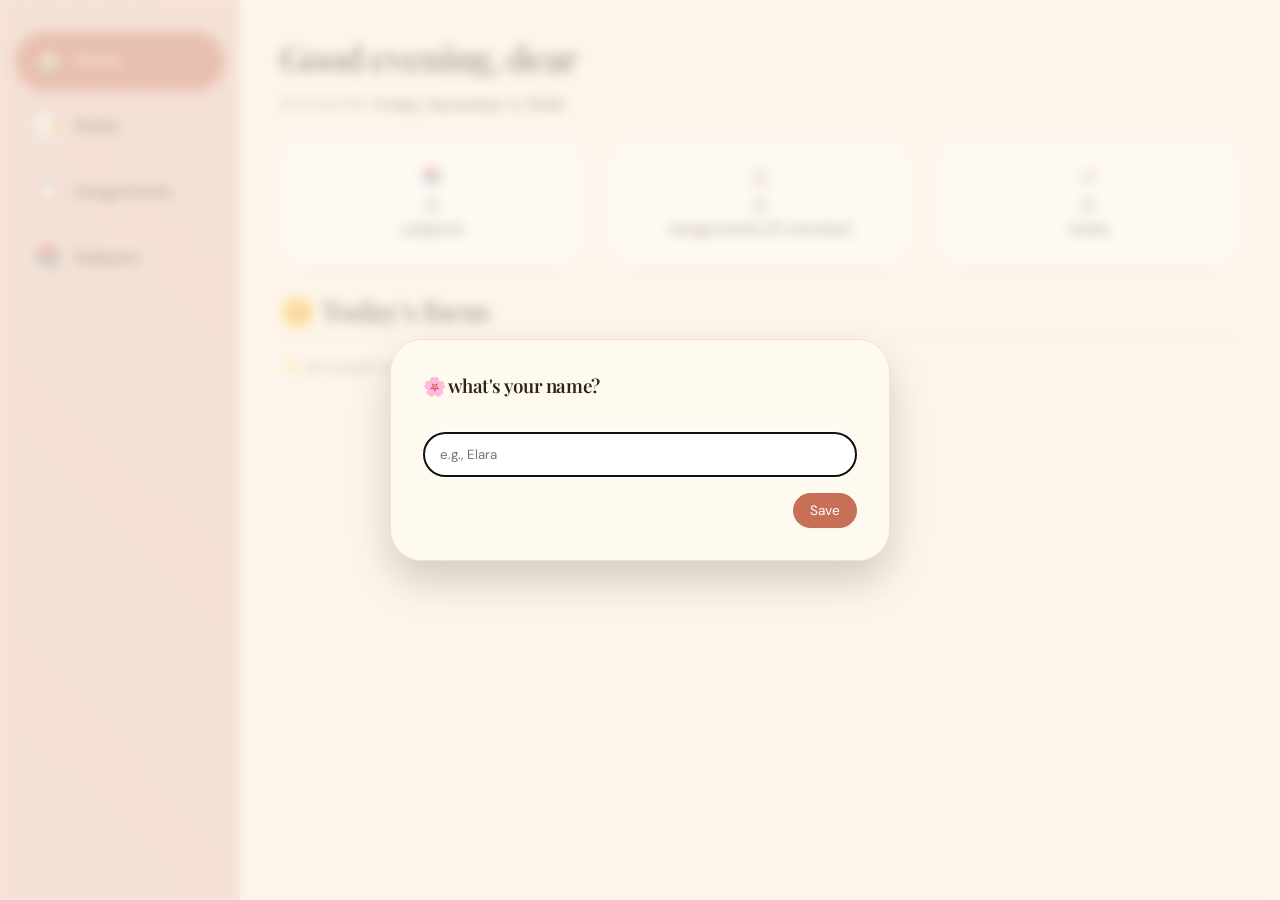
<file: ivcproj_aswathee.html>
<!DOCTYPE html>
<html lang="en">
<head>
  <meta charset="UTF-8">
  <meta name="viewport" content="width=device-width, initial-scale=1.0">
  <title>Notes collector</title>
  <link rel="preconnect" href="https://fonts.googleapis.com">
  <link rel="preconnect" href="https://fonts.gstatic.com" crossorigin>
  <link href="https://fonts.googleapis.com/css2?family=DM+Mono&family=DM+Sans:opsz@9..40&family=Playfair+Display:wght@400;600&display=swap" rel="stylesheet">
  <style>
    * {
      margin: 0;
      padding: 0;
      box-sizing: border-box;
    }

    body {
      font-family: 'DM Sans', sans-serif;
      background-color: #FDF6EC;
      color: #2D2417;
      line-height: 1.5;
      min-height: 100vh;
    }

    .app-container {
      display: flex;
      min-height: 100vh;
      position: relative;
    }

    .sidebar {
      width: 240px;
      background-color: #E8C4B8;
      padding: 2rem 1rem;
      box-shadow: inset 0 0 0 1px rgba(255, 250, 240, 0.3);
      background-image: repeating-linear-gradient(45deg, rgba(200, 120, 90, 0.05) 0px, rgba(200, 120, 90, 0.05) 2px, transparent 2px, transparent 6px);
      position: sticky;
      top: 0;
      height: 100vh;
      display: flex;
      flex-direction: column;
      transition: all 0.2s ease;
    }

    .sidebar nav {
      flex: 1;
      display: flex;
      flex-direction: column;
      gap: 0.5rem;
    }

    .nav-item {
      display: flex;
      align-items: center;
      gap: 12px;
      padding: 0.75rem 1.2rem;
      border-radius: 40px;
      font-weight: 500;
      color: #2D2417;
      cursor: pointer;
      transition: background 0.2s, transform 0.1s;
      background: transparent;
    }

    .nav-item:hover {
      background: rgba(200, 120, 90, 0.15);
    }

    .nav-item.active {
      background: #C87057;
      color: #FDF6EC;
      box-shadow: 0 4px 8px rgba(200, 120, 90, 0.3);
    }

    .nav-item span:first-child { font-size: 1.4rem; }

    .main-content {
      flex: 1;
      padding: 2rem 2.5rem;
      overflow-y: auto;
      background: #FDF6EC;
      position: relative;
    }

    .page {
      display: none;
      animation: fadeUp 0.3s ease;
    }

    .page.active-page {
      display: block;
    }

    @keyframes fadeUp {
      0% { opacity: 0; transform: translateY(6px); }
      100% { opacity: 1; transform: translateY(0); }
    }

    h1, h2, h3 {
      font-family: 'Playfair Display', serif;
      font-weight: 600;
      letter-spacing: -0.02em;
    }

    h1 { font-size: 2.2rem; margin-bottom: 0.5rem; }
    h2 { font-size: 1.8rem; margin: 1.5rem 0 1rem; border-bottom: 2px dashed #E8C4B8; padding-bottom: 0.3rem;}

    .stats-grid, .subjects-grid {
      display: grid;
      grid-template-columns: repeat(auto-fit, minmax(150px, 1fr));
      gap: 1.5rem;
      margin: 1.5rem 0;
    }

    .stat-card {
      background: white;
      padding: 1.5rem 1rem;
      border-radius: 24px;
      box-shadow: 0 8px 18px -8px rgba(0,0,0,0.08), 0 0 0 1px rgba(232,196,184,0.3);
      text-align: center;
      transition: all 0.2s;
    }

    .stat-card:hover { transform: translateY(-4px); box-shadow: 0 16px 24px -10px rgba(200,120,90,0.2);}

    .notes-grid {
      column-count: 3;
      column-gap: 1.5rem;
      margin-top: 1.5rem;
    }

    .note-card {
      background: white;
      border-radius: 24px;
      padding: 1.2rem 1.2rem 1rem;
      margin-bottom: 1.5rem;
      break-inside: avoid;
      box-shadow: 0 4px 12px rgba(0,0,0,0.04), 0 0 0 1px #f0e2d8;
      transition: 0.15s;
      border-left: 6px solid #8FAF8F;
    }

    .note-card:hover { box-shadow: 0 12px 24px -12px #C87057; transform: scale(1.01); }

    .note-title { font-weight: 600; font-size: 1.3rem; font-family: 'Playfair Display', serif; }
    .note-preview { color: #8C7B6E; margin: 0.5rem 0; font-size: 0.95rem; }
    .note-meta { font-size: 0.8rem; display: flex; justify-content: space-between; margin-top: 0.8rem;}
    .assignment-badge { 
      background: #E8C4B8; 
      color: #2D2417; 
      font-size: 0.7rem;
      padding: 0.2rem 0.5rem;
      border-radius: 20px;
      display: inline-block;
      margin-top: 0.3rem;
    }

    .assignment-group { margin: 1.8rem 0; }
    .assignment-item {
      background: white;
      border-radius: 18px;
      padding: 1rem 1.5rem;
      margin-bottom: 0.8rem;
      display: flex;
      flex-wrap: wrap;
      align-items: center;
      gap: 0.8rem;
      box-shadow: 0 2px 6px rgba(0,0,0,0.02);
    }
    .badge {
      padding: 0.2rem 1rem;
      border-radius: 40px;
      font-size: 0.8rem;
      font-weight: 500;
    }
    .priority-high { background: #f9d6d0; color: #a13e2f; }
    .priority-medium { background: #f9e3c0; color: #9e6f32; }
    .priority-low { background: #dae8da; color: #3f6b3f; }
    .subject-badge { background: #E8C4B8; color: #2D2417; }
    .completed-badge { background: #8FAF8F; color: white; }

    .btn {
      background: white;
      border: 1px solid #E8C4B8;
      padding: 0.5rem 1rem;
      border-radius: 40px;
      font-family: 'DM Sans', sans-serif;
      cursor: pointer;
      transition: 0.15s;
      font-size: 0.85rem;
      box-shadow: 0 2px 4px rgba(0,0,0,0.02);
    }
    .btn-primary {
      background: #C87057;
      border-color: #C87057;
      color: white;
    }
    .btn-primary:hover { background: #b15d44; transform: scale(0.98);}
    .btn-outline:hover { background: #f5e0d8; }
    .btn-small {
      padding: 0.2rem 0.8rem;
      font-size: 0.8rem;
    }
    .btn-danger {
      background: #f9d6d0;
      border-color: #a13e2f;
      color: #a13e2f;
    }
    .btn-danger:hover { background: #f5c0b8; }

    .modal-overlay {
      position: fixed;
      top: 0; left: 0; width: 100%; height: 100%;
      background: rgba(253, 246, 236, 0.6);
      backdrop-filter: blur(6px);
      display: none;
      align-items: center;
      justify-content: center;
      z-index: 1000;
    }
    .modal {
      background: rgba(255, 250, 240, 0.95);
      backdrop-filter: blur(4px);
      border-radius: 32px;
      padding: 2rem;
      width: 90%;
      max-width: 500px;
      box-shadow: 0 20px 40px rgba(45,36,23,0.2);
      border: 1px solid rgba(200,120,90,0.2);
    }
    .modal h3 { margin-bottom: 1.5rem; }
    .modal input, .modal textarea, .modal select {
      width: 100%;
      padding: 0.8rem 1rem;
      margin: 0.5rem 0 1rem;
      border: 1px solid #E8C4B8;
      border-radius: 30px;
      background: white;
      font-family: 'DM Sans', sans-serif;
    }

    @media (max-width: 768px) {
      .app-container { flex-direction: column; }
      .sidebar {
        width: 100%;
        height: auto;
        position: fixed;
        bottom: 0;
        top: auto;
        flex-direction: row;
        padding: 0.5rem;
        justify-content: space-around;
        z-index: 100;
        box-shadow: 0 -2px 12px rgba(0,0,0,0.05);
      }
      .sidebar nav { flex-direction: row; }
      .main-content { margin-bottom: 70px; padding: 1rem; }
      .notes-grid { column-count: 2; }
    }

    .flex { display: flex; gap: 0.8rem; align-items: center; }
    .flex-wrap { flex-wrap: wrap; }
    .mt-2 { margin-top: 2rem; }
    .text-muted { color: #8C7B6E; }
    .pill { border-radius: 40px; }
    .small-note { font-size: 0.8rem; }
    .mb-1 { margin-bottom: 0.5rem; }
    .ml-auto { margin-left: auto; }
  </style>
</head>
<body>
<div class="app-container">
  <!-- SIDEBAR NAVIGATION -->
  <aside class="sidebar">
    <nav id="sidebar-nav">
      <div class="nav-item active" data-page="home"><span>🏠</span> <span>Home</span></div>
      <div class="nav-item" data-page="notes"><span>📝</span> <span>Notes</span></div>
      <div class="nav-item" data-page="assignments"><span>📋</span> <span>Assignments</span></div>
      <div class="nav-item" data-page="subjects"><span>📚</span> <span>Subjects</span></div>
    </nav>
  </aside>

  <main class="main-content">
    <!-- HOME PAGE -->
    <div id="home-page" class="page active-page">
      <h1 id="greeting">Good afternoon, </h1>
      <div class="flex" style="gap:0.5rem;"><span class="text-muted" id="live-clock"></span> <span id="full-date"></span></div>
      <div class="stats-grid" id="home-stats"></div>
      <h2>🌼 Today's focus</h2>
      <div id="today-focus-list"></div>
    </div>

    <!-- NOTES PAGE -->
    <div id="notes-page" class="page">
      <div class="flex" style="justify-content: space-between;">
        <h2>📝 Notes</h2>
        <button class="btn btn-primary" id="new-note-btn">+ New note</button>
      </div>
      <div class="flex" style="margin: 1rem 0;">
        <label>Filter by subject:</label>
        <select id="note-filter-subject" style="border-radius: 40px; padding:0.4rem 1rem;"></select>
      </div>
      <div class="notes-grid" id="notes-container"></div>
    </div>

    <!-- ASSIGNMENTS PAGE -->
    <div id="assignments-page" class="page">
      <div class="flex" style="justify-content: space-between;">
        <h2>📋 Assignments</h2>
        <button class="btn btn-primary" id="new-assignment-btn">+ New assignment</button>
      </div>
      
      <!-- ASSIGNMENT NOTES PANEL -->
      <div id="assignment-notes-panel" style="background: #fff2e9; border-radius: 24px; padding:1rem; margin-bottom:1.5rem; display: none;">
        <div class="flex" style="justify-content: space-between;">
          <h4 id="selected-assignment-title" style="font-family: 'Playfair Display';">📎 Assignment Notes</h4>
          <button class="btn btn-small" id="close-notes-panel">✕</button>
        </div>
        <div id="assignment-notes-list" style="margin: 0.8rem 0;"></div>
        <button class="btn btn-primary btn-small" id="add-note-to-assignment">+ Add note to this assignment</button>
      </div>
      
      <div id="assignments-groups"></div>
    </div>

    <!-- SUBJECTS PAGE -->
    <div id="subjects-page" class="page">
      <div class="flex" style="justify-content: space-between;">
        <h2>📚 Subjects</h2>
        <button class="btn btn-primary" id="new-subject-btn">+ New subject</button>
      </div>
      <div class="subjects-grid" id="subjects-container"></div>
      <div id="subject-detail" style="margin-top:2rem; display:none;"></div>
    </div>
  </main>
</div>

<!-- NAME MODAL -->
<div class="modal-overlay" id="name-modal">
  <div class="modal">
    <h3>🌸 what's your name?</h3>
    <input type="text" id="student-name-input" placeholder="e.g., Elara" autofocus>
    <div class="flex" style="justify-content: flex-end;">
      <button class="btn btn-primary" id="save-name-btn">Save</button>
    </div>
  </div>
</div>

<!-- NOTE MODAL -->
<div class="modal-overlay" id="note-modal">
  <div class="modal">
    <h3 id="note-modal-title">New note</h3>
    <input type="text" id="note-title" placeholder="Title"><br>
    <textarea id="note-body" placeholder="Write your thoughts..." rows="3"></textarea>
    <select id="note-subject"><option value="">No subject</option></select>
    <select id="note-assignment" style="display: none;"><option value="">No assignment</option></select>
    <label>Color tag:</label>
    <select id="note-color">
      <option value="#FFE4E1">Misty rose</option>
      <option value="#E6E6FA">Lavender</option>
      <option value="#F0E68C">Khaki</option>
      <option value="#D8BFD8">Thistle</option>
      <option value="#CAE9D5">Sage</option>
      <option value="#FBC4C4">Soft peach</option>
    </select>
    <input type="hidden" id="note-id">
    <input type="hidden" id="note-assignment-id">
    <div class="flex" style="justify-content: flex-end;">
      <button class="btn btn-primary" id="save-note">Save note</button>
      <button class="btn" id="close-note-modal">Cancel</button>
    </div>
  </div>
</div>

<!-- ASSIGNMENT MODAL -->
<div class="modal-overlay" id="assignment-modal">
  <div class="modal">
    <h3 id="assignment-modal-title">New assignment</h3>
    <input type="text" id="assignment-title" placeholder="Title">
    <select id="assignment-subject"></select>
    <input type="date" id="assignment-duedate">
    <select id="assignment-priority">
      <option value="High">High</option>
      <option value="Medium">Medium</option>
      <option value="Low">Low</option>
    </select>
    <textarea id="assignment-desc" placeholder="description (optional)"></textarea>
    <input type="hidden" id="assignment-id">
    <div class="flex" style="justify-content: flex-end;">
      <button class="btn btn-primary" id="save-assignment">Save</button>
      <button class="btn" id="close-assignment-modal">Cancel</button>
    </div>
  </div>
</div>

<!-- SUBJECT MODAL -->
<div class="modal-overlay" id="subject-modal">
  <div class="modal">
    <h3>New subject</h3>
    <input type="text" id="subject-name" placeholder="Subject name">
    <select id="subject-color">
      <option value="#FFE4E1">Misty rose</option>
      <option value="#E6E6FA">Lavender</option>
      <option value="#F0E68C">Khaki</option>
      <option value="#CAE9D5">Sage</option>
    </select>
    <input type="text" id="subject-emoji" placeholder="emoji (e.g. 📐)" value="📘">
    <input type="hidden" id="subject-id">
    <div class="flex" style="justify-content: flex-end;">
      <button class="btn btn-primary" id="save-subject">Save</button>
      <button class="btn" id="close-subject-modal">Cancel</button>
    </div>
  </div>
</div>

<script>
  (function() {
    let studentName = localStorage.getItem('studentName') || '';
    let subjects = JSON.parse(localStorage.getItem('subjects')) || [];
    let notes = JSON.parse(localStorage.getItem('notes')) || [];
    let assignments = JSON.parse(localStorage.getItem('assignments')) || [];

    let currentAssignmentId = null;

    function saveAll() {
      localStorage.setItem('studentName', studentName);
      localStorage.setItem('subjects', JSON.stringify(subjects));
      localStorage.setItem('notes', JSON.stringify(notes));
      localStorage.setItem('assignments', JSON.stringify(assignments));
    }

    function generateId() { return Date.now() + '-' + Math.random().toString(36).substr(2, 6); }

    function getSubjectName(id) {
      if (!id) return '';
      const sub = subjects.find(s => s.id === id);
      return sub ? sub.name : '';
    }

    function getAssignmentTitle(id) {
      if (!id) return '';
      const ass = assignments.find(a => a.id === id);
      return ass ? ass.title : '';
    }

    function formatDue(dueDate, completed) {
      if (completed) return 'completed';
      const today = new Date(); today.setHours(0,0,0,0);
      const due = new Date(dueDate); due.setHours(0,0,0,0);
      const diff = Math.ceil((due - today) / (1000*60*60*24));
      if (diff < 0) return `overdue by ${-diff} d`;
      if (diff === 0) return 'due today';
      if (diff <= 3) return `due in ${diff} d`;
      return `due ${due.toLocaleDateString()}`;
    }

    function updateClock() {
      const now = new Date();
      document.getElementById('live-clock').innerText = now.toLocaleTimeString([], {hour:'2-digit', minute:'2-digit', second:'2-digit'});
      document.getElementById('full-date').innerText = now.toLocaleDateString('en-US', { weekday:'long', year:'numeric', month:'long', day:'numeric' });
    }
    setInterval(updateClock, 1000);

    function updateGreeting() {
      const hour = new Date().getHours();
      let timeGreet = 'morning';
      if (hour >= 12 && hour < 17) timeGreet = 'afternoon';
      else if (hour >= 17) timeGreet = 'evening';
      document.getElementById('greeting').innerText = `Good ${timeGreet}, ${studentName || 'dear'} `;
    }

    // HOME PAGE RENDER
    function renderHome() {
      const totalSubjects = subjects.length;
      const totalAssignments = assignments.length;
      const overdueCount = assignments.filter(a => !a.completed && new Date(a.dueDate) < new Date()).length;
      const totalNotes = notes.length;
      document.getElementById('home-stats').innerHTML = `
        <div class="stat-card"><span>📚</span><h3>${totalSubjects}</h3><div>subjects</div></div>
        <div class="stat-card"><span>📋</span><h3>${totalAssignments}</h3><div>assignments (${overdueCount} overdue)</div></div>
        <div class="stat-card"><span>📝</span><h3>${totalNotes}</h3><div>notes</div></div>
      `;

      const today = new Date().toISOString().split('T')[0];
      const focus = assignments.filter(a => !a.completed && (a.dueDate === today || new Date(a.dueDate) < new Date()));
      const html = focus.length ? focus.map(a => `<div class="assignment-item"><b>${a.title}</b> (${getSubjectName(a.subjectId)}) – ${formatDue(a.dueDate, false)}</div>`).join('') : '<p class="text-muted">✨ all caught up! nothing due.</p>';
      document.getElementById('today-focus-list').innerHTML = html;
    }

    // NOTES PAGE RENDER
    function renderNotes() {
      const filterSubj = document.getElementById('note-filter-subject').value;
      let filtered = notes;
      if (filterSubj) filtered = notes.filter(n => n.subjectId === filterSubj);

      const container = document.getElementById('notes-container');
      container.innerHTML = filtered.map(n => {
        const subName = getSubjectName(n.subjectId);
        const assTitle = getAssignmentTitle(n.assignmentId);
        return `<div class="note-card" style="border-left-color: ${n.color || '#8FAF8F'}" data-id="${n.id}">
          <div class="note-title">${n.title}</div>
          <div class="note-preview">${n.body.substring(0, 80)}${n.body.length>80?'…':''}</div>
          ${assTitle ? `<div class="assignment-badge">📋 ${assTitle}</div>` : ''}
          <div class="note-meta">
            <span>${subName ? '📌 '+subName : ''}</span>
            <span>📅 ${new Date(n.createdAt).toLocaleDateString()}</span>
          </div>
          <div class="flex" style="justify-content:flex-end; gap:0.3rem; margin-top:0.5rem;">
            <button class="btn edit-note" data-id="${n.id}">✎ edit</button>
            <button class="btn delete-note" data-id="${n.id}">🗑️</button>
          </div>
        </div>`;
      }).join('') || '<p class="text-muted">no notes yet. start writing ✍️</p>';
    }

    // ASSIGNMENTS PAGE RENDER
    function renderAssignments() {
      const groups = { overdue: [], soon: [], upcoming: [], completed: [] };
      const today = new Date(); today.setHours(0,0,0,0);
      assignments.forEach(a => {
        if (a.completed) { 
          groups.completed.push(a); 
          return; 
        }
        const due = new Date(a.dueDate); due.setHours(0,0,0,0);
        const diff = Math.ceil((due - today) / (86400000));
        if (diff < 0) groups.overdue.push(a);
        else if (diff <= 3) groups.soon.push(a);
        else groups.upcoming.push(a);
      });

      const renderGroup = (title, list) => list.map(a => {
        const noteCount = notes.filter(n => n.assignmentId === a.id).length;
        return `<div class="assignment-item" data-id="${a.id}">
          <div style="flex:2"><b>${a.title}</b> <span class="badge subject-badge">${getSubjectName(a.subjectId)}</span></div>
          <span class="badge priority-${a.priority.toLowerCase()}">${a.priority}</span>
          <span>${formatDue(a.dueDate, a.completed)}</span>
          <div class="flex">
            <button class="btn ${a.completed ? 'btn-outline' : 'btn-primary'} toggle-complete" data-id="${a.id}">
              ${a.completed ? '↩️ Undo' : '✓ Complete'}
            </button>
            <button class="btn show-notes-panel" data-id="${a.id}">
              📎 ${noteCount > 0 ? noteCount : ''}
            </button>
            <button class="btn btn-danger delete-assignment" data-id="${a.id}">🗑️</button>
          </div>
        </div>`;
      }).join('');

      document.getElementById('assignments-groups').innerHTML = `
        <div class="assignment-group"><h3>⏰ Overdue</h3>${renderGroup('', groups.overdue) || '<p class="text-muted">none</p>'}</div>
        <div class="assignment-group"><h3>📅 Due soon</h3>${renderGroup('', groups.soon) || '<p class="text-muted">none</p>'}</div>
        <div class="assignment-group"><h3>📌 Upcoming</h3>${renderGroup('', groups.upcoming) || '<p class="text-muted">none</p>'}</div>
        <div class="assignment-group"><h3>✅ Completed</h3>${renderGroup('', groups.completed) || '<p class="text-muted">none</p>'}</div>
      `;
    }

    // SUBJECTS PAGE RENDER
    function renderSubjects() {
      const container = document.getElementById('subjects-container');
      container.innerHTML = subjects.map(s => {
        const noteCount = notes.filter(n => n.subjectId === s.id).length;
        const pendingAssignments = assignments.filter(a => !a.completed && a.subjectId === s.id).length;
        return `<div class="stat-card subject-card" data-id="${s.id}" style="border-left: 6px solid ${s.color};">
          <div style="font-size:2rem;">${s.emoji || '📚'}</div>
          <h3>${s.name}</h3>
          <div class="text-muted">notes: ${noteCount} · pending: ${pendingAssignments}</div>
          <button class="btn delete-subject" data-id="${s.id}">🗑️ Delete</button>
        </div>`;
      }).join('') || '<p>no subjects yet. create one!</p>';
    }

    function renderAssignmentNotesPanel(assignmentId) {
      const panel = document.getElementById('assignment-notes-panel');
      const notesList = document.getElementById('assignment-notes-list');
      const assignment = assignments.find(a => a.id === assignmentId);
      
      if (!assignment) return;
      
      currentAssignmentId = assignmentId;
      document.getElementById('selected-assignment-title').innerHTML = `📎 Notes for: ${assignment.title}`;
      
      const linkedNotes = notes.filter(n => n.assignmentId === assignmentId);
      
      if (linkedNotes.length === 0) {
        notesList.innerHTML = '<p class="text-muted">No notes linked to this assignment yet.</p>';
      } else {
        notesList.innerHTML = linkedNotes.map(n => `
          <div class="flex" style="justify-content:space-between; margin-bottom:0.5rem; padding:0.5rem; background:white; border-radius:16px;">
            <div>
              <b>${n.title}</b><br>
              <small>${n.body.substring(0, 50)}${n.body.length>50?'…':''}</small>
            </div>
            <button class="btn btn-small view-note" data-id="${n.id}">👁️ View</button>
          </div>
        `).join('');
      }
      
      panel.style.display = 'block';
    }

    function refreshUI() {
      updateGreeting();
      renderHome();
      renderNotes();
      renderAssignments();
      renderSubjects();
      
      let subOpts = '<option value="">All subjects</option>' + subjects.map(s => `<option value="${s.id}">${s.name}</option>`).join('');
      document.getElementById('note-filter-subject').innerHTML = subOpts;
      document.getElementById('note-subject').innerHTML = '<option value="">No subject</option>' + subjects.map(s => `<option value="${s.id}">${s.name}</option>`).join('');
      
      let assignmentOpts = '<option value="">No assignment</option>' + assignments.map(a => `<option value="${a.id}">${a.title}</option>`).join('');
      document.getElementById('note-assignment').innerHTML = assignmentOpts;
      
      document.getElementById('assignment-subject').innerHTML = subjects.map(s => `<option value="${s.id}">${s.name}</option>`).join('');
      
      if (currentAssignmentId) {
        const assignment = assignments.find(a => a.id === currentAssignmentId);
        if (assignment) {
          renderAssignmentNotesPanel(currentAssignmentId);
        } else {
          document.getElementById('assignment-notes-panel').style.display = 'none';
          currentAssignmentId = null;
        }
      }
    }

    if (!studentName) {
      document.getElementById('name-modal').style.display = 'flex';
    }
    document.getElementById('save-name-btn').addEventListener('click', ()=>{
      const name = document.getElementById('student-name-input').value.trim();
      if (name) {
        studentName = name;
        localStorage.setItem('studentName', name);
        document.getElementById('name-modal').style.display = 'none';
        refreshUI();
      }
    });

    const navItems = document.querySelectorAll('.nav-item');
    const pages = document.querySelectorAll('.page');
    navItems.forEach(item => {
      item.addEventListener('click', () => {
        navItems.forEach(n => n.classList.remove('active'));
        item.classList.add('active');
        pages.forEach(p => p.classList.remove('active-page'));
        document.getElementById(`${item.dataset.page}-page`).classList.add('active-page');
      });
    });

    const noteModal = document.getElementById('note-modal');
    const assignmentModal = document.getElementById('assignment-modal');
    const subjectModal = document.getElementById('subject-modal');

    document.getElementById('new-note-btn').addEventListener('click', ()=>{
      document.getElementById('note-modal-title').innerText = 'New note';
      document.getElementById('note-id').value = '';
      document.getElementById('note-title').value = '';
      document.getElementById('note-body').value = '';
      document.getElementById('note-assignment-id').value = '';
      document.getElementById('note-assignment').style.display = 'block';
      noteModal.style.display = 'flex';
    });
    
    document.getElementById('close-note-modal').addEventListener('click', ()=> noteModal.style.display = 'none');

    document.getElementById('new-assignment-btn').addEventListener('click', ()=>{
      document.getElementById('assignment-modal-title').innerText = 'New assignment';
      document.getElementById('assignment-id').value = '';
      document.getElementById('assignment-title').value = '';
      document.getElementById('assignment-desc').value = '';
      assignmentModal.style.display = 'flex';
    });
    document.getElementById('close-assignment-modal').addEventListener('click', ()=> assignmentModal.style.display = 'none');

    document.getElementById('new-subject-btn').addEventListener('click', ()=>{
      document.getElementById('subject-id').value = '';
      document.getElementById('subject-name').value = '';
      subjectModal.style.display = 'flex';
    });
    document.getElementById('close-subject-modal').addEventListener('click', ()=> subjectModal.style.display = 'none');

    document.getElementById('close-notes-panel').addEventListener('click', ()=>{
      document.getElementById('assignment-notes-panel').style.display = 'none';
      currentAssignmentId = null;
    });

    document.getElementById('add-note-to-assignment').addEventListener('click', ()=>{
      if (!currentAssignmentId) return;
      
      document.getElementById('note-modal-title').innerText = 'New note for assignment';
      document.getElementById('note-id').value = '';
      document.getElementById('note-title').value = '';
      document.getElementById('note-body').value = '';
      document.getElementById('note-assignment-id').value = currentAssignmentId;
      document.getElementById('note-assignment').style.display = 'none';
      noteModal.style.display = 'flex';
    });

    document.getElementById('save-note').addEventListener('click', ()=>{
      const id = document.getElementById('note-id').value || generateId();
      const assignmentId = document.getElementById('note-assignment-id').value || 
                          (document.getElementById('note-assignment').style.display !== 'none' ? 
                           document.getElementById('note-assignment').value : null);
      
      const note = {
        id, 
        title: document.getElementById('note-title').value, 
        body: document.getElementById('note-body').value,
        subjectId: document.getElementById('note-subject').value || null,
        assignmentId: assignmentId || null,
        color: document.getElementById('note-color').value,
        createdAt: new Date().toISOString()
      };
      if (!note.title) return alert('title required');
      const existingIndex = notes.findIndex(n => n.id === id);
      if (existingIndex >= 0) notes[existingIndex] = note; else notes.push(note);
      saveAll(); refreshUI(); noteModal.style.display = 'none';
    });

    document.getElementById('save-assignment').addEventListener('click', ()=>{
      const id = document.getElementById('assignment-id').value || generateId();
      const assignment = {
        id, 
        title: document.getElementById('assignment-title').value,
        subjectId: document.getElementById('assignment-subject').value,
        dueDate: document.getElementById('assignment-duedate').value,
        priority: document.getElementById('assignment-priority').value,
        description: document.getElementById('assignment-desc').value,
        completed: false
      };
      if (!assignment.title || !assignment.dueDate) return alert('title and due date required');
      const existing = assignments.findIndex(a => a.id === id);
      if (existing >= 0) assignments[existing] = assignment; else assignments.push(assignment);
      saveAll(); refreshUI(); assignmentModal.style.display = 'none';
    });

    document.getElementById('save-subject').addEventListener('click', ()=>{
      const id = document.getElementById('subject-id').value || generateId();
      const subject = {
        id, 
        name: document.getElementById('subject-name').value,
        color: document.getElementById('subject-color').value,
        emoji: document.getElementById('subject-emoji').value
      };
      if (!subject.name) return alert('name required');
      const existing = subjects.findIndex(s => s.id === id);
      if (existing >= 0) subjects[existing] = subject; else subjects.push(subject);
      saveAll(); refreshUI(); subjectModal.style.display = 'none';
    });

    document.addEventListener('click', (e) => {
      if (e.target.classList.contains('delete-note')) {
        if (confirm('Delete note?')) {
          notes = notes.filter(n => n.id !== e.target.dataset.id);
          saveAll(); refreshUI();
        }
      }
      
      if (e.target.classList.contains('delete-assignment')) {
        if (confirm('Delete assignment? This will remove links from any notes.')) {
          const assignmentId = e.target.dataset.id;
          notes = notes.map(n => {
            if (n.assignmentId === assignmentId) {
              delete n.assignmentId;
            }
            return n;
          });
          assignments = assignments.filter(a => a.id !== assignmentId);
          saveAll(); refreshUI();
        }
      }
      
      if (e.target.classList.contains('toggle-complete')) {
        const a = assignments.find(as => as.id === e.target.dataset.id);
        if (a) { 
          a.completed = !a.completed; 
          a.completedAt = a.completed ? new Date().toISOString() : null; 
          saveAll(); refreshUI(); 
        }
      }
      
      if (e.target.classList.contains('delete-subject')) {
        if (confirm('Delete subject? (notes/assignments remain but unlinked)')) {
          subjects = subjects.filter(s => s.id !== e.target.dataset.id);
          saveAll(); refreshUI();
        }
      }
      
      if (e.target.classList.contains('show-notes-panel')) {
        const assignmentId = e.target.dataset.id;
        renderAssignmentNotesPanel(assignmentId);
      }
      
      if (e.target.classList.contains('view-note')) {
        const noteId = e.target.dataset.id;
        const note = notes.find(n => n.id === noteId);
        if (note) {
          alert(`📝 ${note.title}\n\n${note.body}`);
        }
      }
      
      if (e.target.classList.contains('edit-note')) {
        const noteId = e.target.dataset.id;
        const note = notes.find(n => n.id === noteId);
        if (note) {
          document.getElementById('note-modal-title').innerText = 'Edit note';
          document.getElementById('note-id').value = note.id;
          document.getElementById('note-title').value = note.title;
          document.getElementById('note-body').value = note.body;
          document.getElementById('note-subject').value = note.subjectId || '';
          document.getElementById('note-color').value = note.color || '#FFE4E1';
          document.getElementById('note-assignment-id').value = note.assignmentId || '';
          document.getElementById('note-assignment').style.display = 'block';
          document.getElementById('note-assignment').value = note.assignmentId || '';
          noteModal.style.display = 'flex';
        }
      }
    });

    refreshUI();
    updateClock();
    setInterval(updateClock, 1000);
  })();
</script>
</body>
</html>
</file>
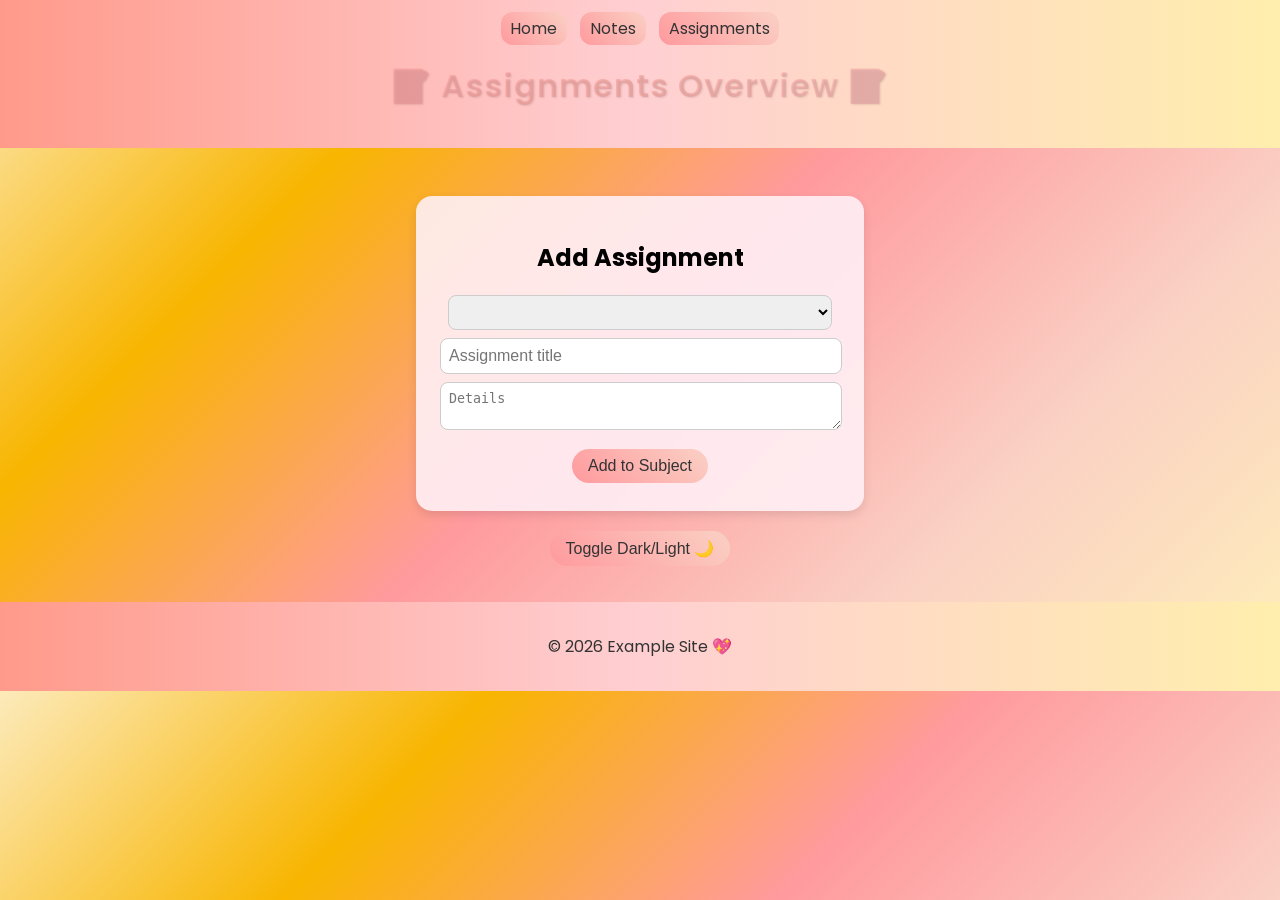
<file: achuivc/assignments.html>
<!DOCTYPE html>
<html lang="en">
<head>
    <meta charset="UTF-8">
    <meta http-equiv="X-UA-Compatible" content="IE=edge">
    <meta name="viewport" content="width=device-width, initial-scale=1.0">
    <title>Assignments</title>
    <link rel="preconnect" href="https://fonts.googleapis.com">
    <link rel="preconnect" href="https://fonts.gstatic.com" crossorigin>
    <link href="https://fonts.googleapis.com/css2?family=Poppins:wght@300;400;600&display=swap" rel="stylesheet">
    <link rel="stylesheet" href="style.css">
</head>
<body>
    <div id="confetti-container"></div>
    <header>
        <nav class="main-nav">
            <a href="index.html">Home</a>
            <a href="notes.html">Notes</a>
            <a href="assignments.html">Assignments</a>
        </nav>
        <h1 class="cute-title">📝 Assignments Overview 📝</h1>
    </header>
    <main>
        <section class="card">
            <h2>Add Assignment</h2>
            <select id="subjectSelect"></select>
            <input type="text" id="assignTitle" placeholder="Assignment title">
            <textarea id="assignContent" placeholder="Details"></textarea>
            <button id="addAssignBtn">Add to Subject</button>
        </section>
        <div id="allAssignments"></div>
    </main>
    <footer>
        <p>&copy; 2026 Example Site <span>💖</span></p>
    </footer>
    <script src="assignments.js"></script>
</body>
</html>
</file>
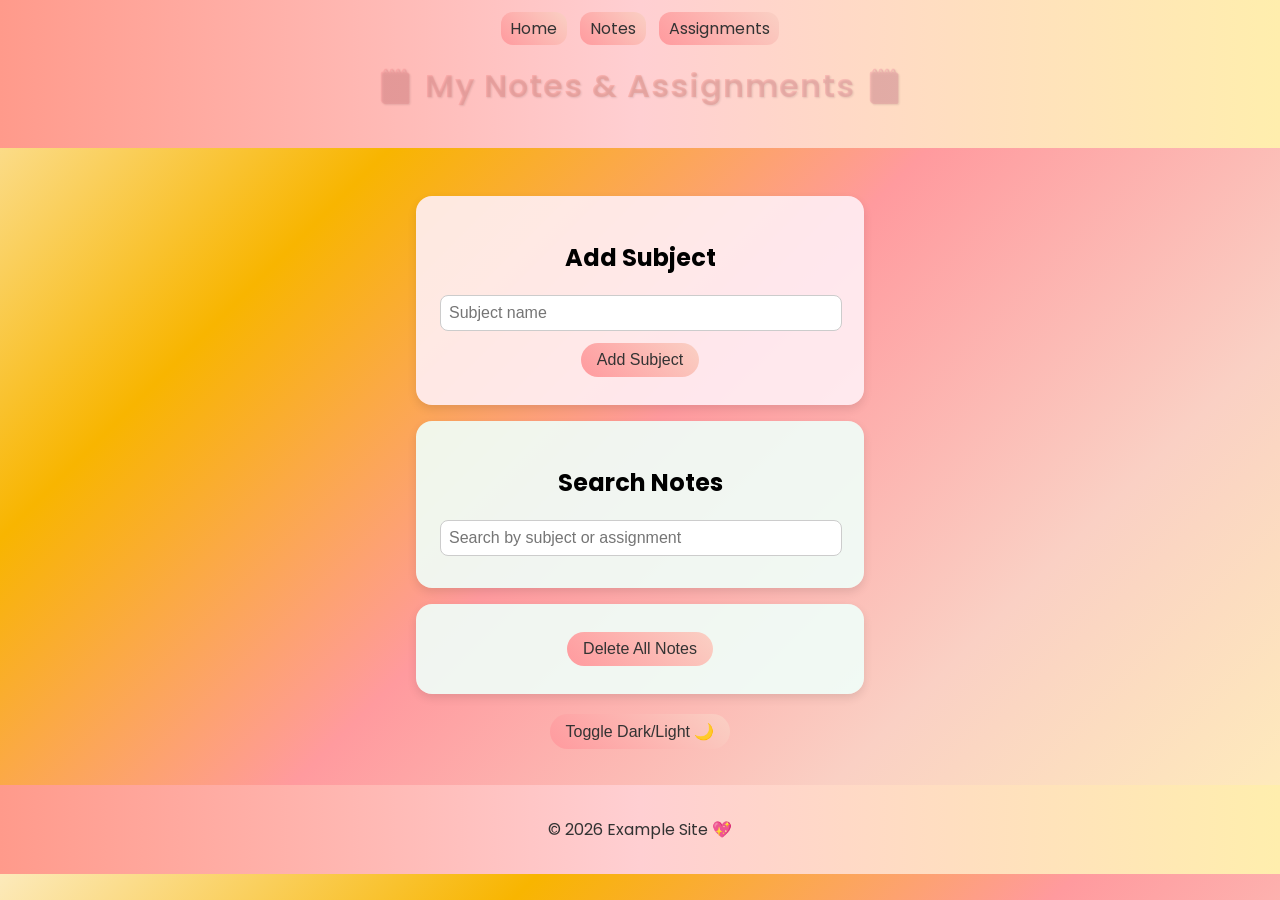
<file: achuivc/notes.html>
<!DOCTYPE html>
<html lang="en">
<head>
    <meta charset="UTF-8">
    <meta http-equiv="X-UA-Compatible" content="IE=edge">
    <meta name="viewport" content="width=device-width, initial-scale=1.0">
    <title>My Notes</title>
    <!-- reuse fonts and styles -->
    <link rel="preconnect" href="https://fonts.googleapis.com">
    <link rel="preconnect" href="https://fonts.gstatic.com" crossorigin>
    <link href="https://fonts.googleapis.com/css2?family=Poppins:wght@300;400;600&display=swap" rel="stylesheet">
    <link rel="stylesheet" href="style.css">
</head>
<body>
    <div id="confetti-container"></div>
    <header>
        <nav class="main-nav">
            <a href="index.html">Home</a>
            <a href="notes.html">Notes</a>
            <a href="assignments.html">Assignments</a>
        </nav>
        <h1 class="cute-title">🗒️ My Notes & Assignments 🗒️</h1>
    </header>
    <main>
        <section class="card">
            <h2>Add Subject</h2>
            <input type="text" id="subjectInput" placeholder="Subject name">
            <button id="addSubjectButton">Add Subject</button>
        </section>
        <section class="card">
            <h2>Search Notes</h2>
            <input type="text" id="searchInput" placeholder="Search by subject or assignment">
        </section>
        <div id="subjectsContainer"></div>
        <section class="card">
            <button id="clearButton">Delete All Notes</button>
        </section>
    </main>
    <footer>
        <p>&copy; 2026 Example Site <span>💖</span></p>
    </footer>
    <script src="notes.js"></script>
</body>
</html>
</file>
<file: achuivc/style.css>
@import url('https://fonts.googleapis.com/css2?family=Poppins:wght@300;400;600&display=swap');

/* navigation bar */
.main-nav {
    margin-bottom: 0.5rem;
}
.main-nav a {
    text-decoration: none;
    color: #333;
    background: linear-gradient(45deg, #ff9a9e, #fad0c4);
    padding: 0.3rem 0.6rem;
    border-radius: 12px;
    margin: 0 0.3rem;
    transition: background 0.2s ease;
}
.main-nav a:hover {
    background: linear-gradient(45deg, #ffb3c1, #ffdde1);
}

/* subject/assignment styling */
.subject-card {
    background-color: rgba(255, 255, 255, 0.85);
    padding: 1rem;
    margin: 1rem auto;
    max-width: 500px;
    border-radius: 12px;
    box-shadow: 0 4px 10px rgba(0,0,0,0.1);
}
.subject-card h3 {
    margin-top: 0;
    display: flex;
    justify-content: space-between;
    align-items: center;
}
.subject-card h3 button {
    background: none;
    border: none;
    font-size: 1.2rem;
    cursor: pointer;
    color: #ff6b81;
}
.assignments-list {
    margin-top: 0.5rem;
}
.assignment-item {
    background-color: #fff0f8;
    padding: 0.5rem;
    margin-bottom: 0.5rem;
    border-radius: 8px;
    position: relative;
}
.assignment-item.done {
    opacity: 0.6;
    text-decoration: line-through;
}
.assignment-item button {
    position: absolute;
    top: 0.25rem;
    right: 0.25rem;
    background: none;
    border: none;
    cursor: pointer;
    font-size: 1rem;
    color: #ff6b81;
}
.card input,
.card textarea,
.add-assignment input,
.add-assignment textarea,
select {
    width: calc(100% - 1rem);
    margin-bottom: 0.5rem;
    padding: 0.5rem;
    border: 1px solid #ccc;
    border-radius: 8px;
}

/* home page grid layout */
.home-grid {
    display: grid;
    grid-template-columns: 300px 1fr;
    gap: 2rem;
    max-width: 1400px;
    margin: 0 auto;
}
.side-card {
    position: sticky;
    top: 2rem;
    height: fit-content;
}
.main-content {
    display: flex;
    flex-direction: column;
}
@media (max-width: 768px) {
    .home-grid {
        grid-template-columns: 1fr;
    }
    .side-card {
        position: static;
    }
}

.side-card div {
    margin-bottom: 1rem;
    padding-bottom: 1rem;
    border-bottom: 1px solid rgba(0,0,0,0.1);
}
.side-card div:last-of-type {
    border-bottom: none;
}

.notes-list {
    margin-top: 0.5rem;
}
.note-item {
    background-color: #fff0f8;
    padding: 0.75rem;
    margin-bottom: 0.5rem;
    border-radius: 6px;
    position: relative;
}
.note-item p {
    margin: 0;
    margin-bottom: 0.25rem;
}
.note-item small {
    color: #999;
    font-size: 0.8rem;
}


body {
    font-family: 'Poppins', sans-serif;
    margin: 0;
    padding: 0;
    /* pastel rainbow gradient background */
    background: linear-gradient(135deg, #fceabb 0%, #f8b500 25%, #ff9a9e 50%, #fad0c4 75%, #ffefba 100%);
    transition: background 0.5s ease, color 0.5s ease;
}
header, footer {
    background: linear-gradient(90deg, #ff9a8b, #ffcfd2, #ffeead);
    color: #333;
    text-align: center;
    padding: 1rem 0;
}
main {
    padding: 2rem;
    text-align: center;
}

/* dark theme overrides */
.dark-theme {
    background: linear-gradient(135deg, #2e1f3a 0%, #1a1426 100%);
    color: #e0c3fc;
}
.dark-theme header, .dark-theme footer {
    background: #230837;
    color: #f3e5f5;
}
.dark-theme button {
    background: linear-gradient(45deg, #5e35b1, #7e57c2);
    color: #fff;
}
.dark-theme button:hover {
    background: linear-gradient(45deg, #7e57c2, #9575cd);
}
.dark-theme .card {
    background-color: rgba(50,0,70,0.7);
    box-shadow: 0 2px 5px rgba(0,0,0,0.5);
}
.dark-theme .main-nav a {
    background-color: #3a0f4b;
    color: #f3e5f5;
}
.dark-theme .main-nav a:hover {
    background-color: #5e35b1;
}
button {
    padding: 0.5rem 1rem;
    font-size: 1rem;
    cursor: pointer;
    border: none;
    border-radius: 20px;
    background: linear-gradient(45deg, #ff9a9e, #fad0c4);
    color: #333;
    transition: background 0.2s ease, transform 0.2s ease;
    margin: 0.25rem;
}
button:hover {
    background: linear-gradient(45deg, #ffb3c1, #ffdde1);
    transform: scale(1.05);
}
#message {
    font-size: 1.2rem;
    margin-top: 0.75rem;
    color: #555;
}
.card {
    background-color: rgba(255,255,255,0.8);
    padding: 1.5rem;
    margin: 1rem auto;
    max-width: 400px;
    border-radius: 16px;
    box-shadow: 0 4px 10px rgba(0,0,0,0.1);
    transition: transform 0.3s ease;
}
.card:hover {
    transform: translateY(-5px);
}
input[type="text"] {
    padding: 0.5rem;
    font-size: 1rem;
    margin-right: 0.5rem;
    border: 1px solid #ccc;
    border-radius: 8px;
}
#clock {
    font-size: 1.5rem;
    font-weight: bold;
}
/* alternating card colors */
.card:nth-child(odd) { background-color: rgba(255,240,245,0.9); }
.card:nth-child(even) { background-color: rgba(240,255,250,0.9); }

#confetti-container {
    position: absolute;
    top: 0;
    left: 0;
    width: 100%;
    height: 0;
    pointer-events: none;
    overflow: visible;
}
@keyframes floatUp {
    from { transform: translateY(0); opacity: 1; }
    to { transform: translateY(-100px) rotate(360deg); opacity: 0; }
}
.confetti {
    position: absolute;
    font-size: 1.5rem;
    animation: floatUp 1.5s ease-out forwards;
}

/* cute title styling */
.cute-title {
    font-weight: 600;
    letter-spacing: 1px;
    background: linear-gradient(90deg, #ff9a9e, #fad0c4);
    -webkit-background-clip: text;
    -webkit-text-fill-color: transparent;
    text-shadow: 1px 1px 2px rgba(0,0,0,0.1);
}
</file>
